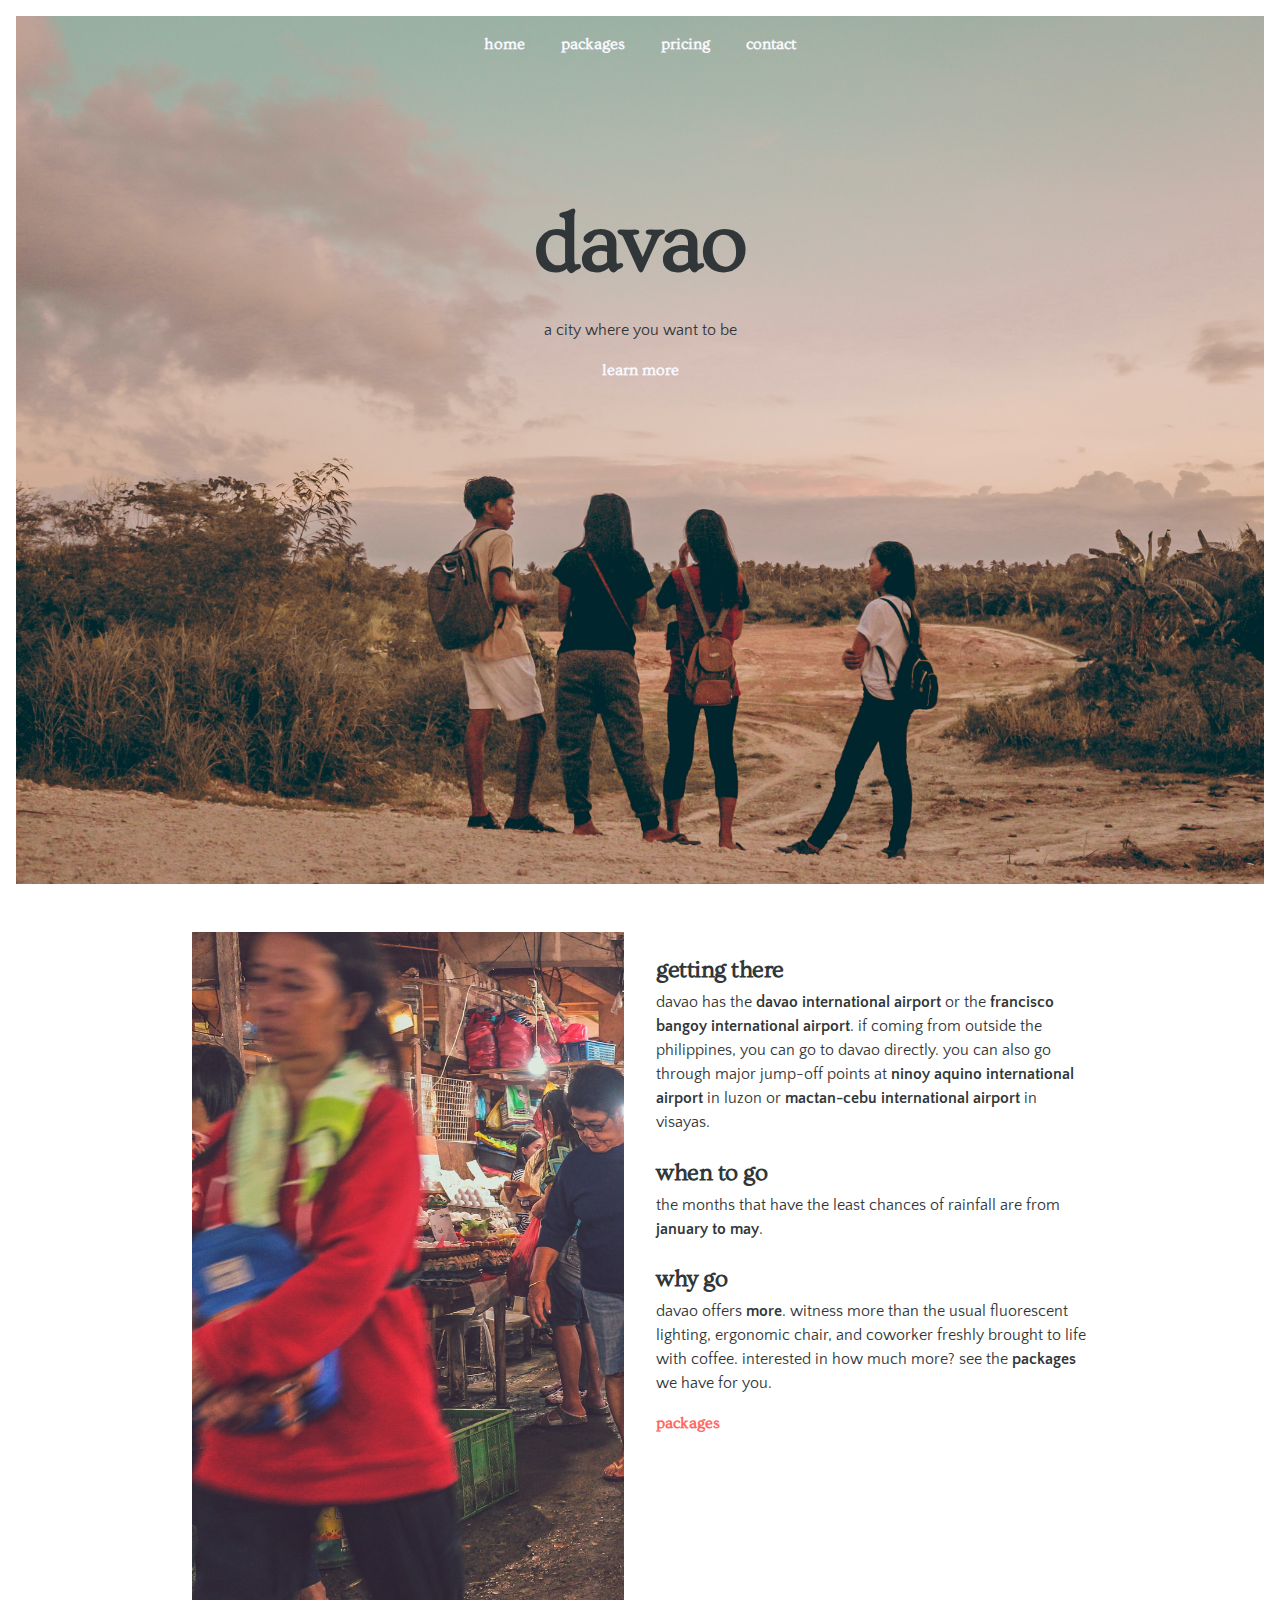
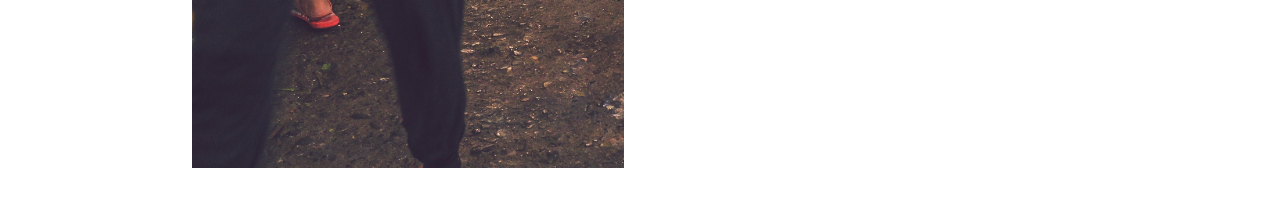
<file: index.html>
<!doctype html>
<html class="no-js" lang="en">

<head>
  <meta charset="utf-8">
  <title></title>
  <meta name="description" content="">
  <meta name="viewport" content="width=device-width, initial-scale=1">

  <meta property="og:title" content="">
  <meta property="og:type" content="">
  <meta property="og:url" content="">
  <meta property="og:image" content="">

  <!-- Place favicon.ico in the root directory -->
  <link rel="stylesheet" href="styles.css">
  <link href="https://fonts.googleapis.com/css?family=Ovo|Quattrocento+Sans" rel="stylesheet">

  <meta name="theme-color" content="#fafafa">
</head>

<body>

  <!-- Add your site or application content here -->
  <section class="home">
    <nav>
      <a href="./index.html">home</a>
      <a href="./packages.html">packages</a>
      <a href="./pricing.html">pricing</a>
      <a href="./contact.html">contact</a>
    </nav>
    <div class="home-header">
      <h1 class="home-title">davao</h1>
      <p class="home-tagline">a city where you want to be</p>
      <a href="#learn-more">learn more</a>
    </div>
  </section>
  <section class="learn-more" id="learn-more">
    <div class="learn-more-1">
      <div class="why-image"></div>    
    </div>
    <div class="learn-more-2">
      <div class="getting-to-davao">
        <h2>getting there</h2>
        <p>davao has the 
          <mark class="important">davao international airport</mark> or the 
          <mark class="important">francisco bangoy international airport</mark>. if coming from outside the philippines, you can go to davao directly. you can also go through major jump-off points at 
          <mark class="important">ninoy aquino international airport</mark> in luzon or 
          <mark class="important">mactan-cebu international airport</mark> in visayas.</p>
      </div>
      <div class="when-to-go">
        <h2>when to go</h2>
        <p>the months that have the least chances of rainfall are from 
          <mark class="important">january to may</mark>.</p>
      </div>
      <div class="why-copy">
        <h2>why go</h2>
        <p>davao offers 
          <mark class="important">more</mark>. witness more than the usual fluorescent lighting, ergonomic chair, and coworker freshly brought to life with coffee. interested in how much more? see the 
          <mark class="important">packages</mark> we have for you.</p>
        <a href="./packages.html">packages</a>
      </div>      
    </div>
  </section>
</body>

</html>
</file>
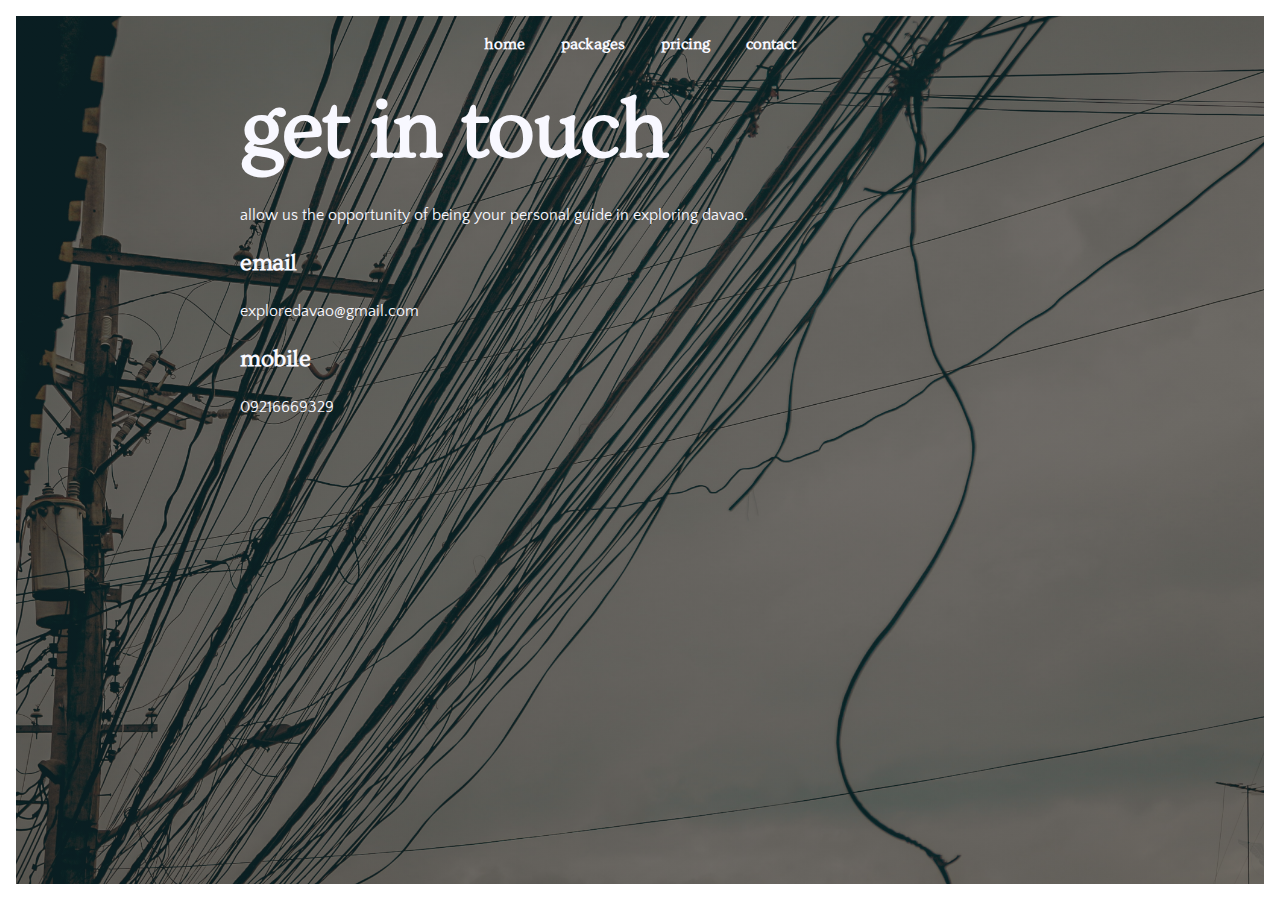
<file: contact.html>
<!doctype html>
<html class="no-js" lang="en">

<head>
  <meta charset="utf-8">
  <title></title>
  <meta name="description" content="">
  <meta name="viewport" content="width=device-width, initial-scale=1">

  <meta property="og:title" content="">
  <meta property="og:type" content="">
  <meta property="og:url" content="">
  <meta property="og:image" content="">

  <!-- Place favicon.ico in the root directory -->
  <link rel="stylesheet" href="styles.css">
  <link href="https://fonts.googleapis.com/css?family=Ovo|Quattrocento+Sans" rel="stylesheet">

  <meta name="theme-color" content="#fafafa">
</head>

<body>

  <!-- Add your site or application content here -->
  <section class="contact">
    <nav>
      <a href="./index.html">home</a>
      <a href="./packages.html">packages</a>
      <a href="./pricing.html">pricing</a>
      <a href="./contact.html">contact</a>
    </nav>
    <section class="contact-header">
      <h1>get in touch</h1>
      <p>allow us the opportunity of being your personal guide in exploring davao.</p>      
    </section>
    <section class="contact-body">
      <h2>email</h2>
      <p>exploredavao@gmail.com</p>
      <h2>mobile</h2>
      <p>09216669329</p>
    </section>
  </section>
</body>

</html>
</file>
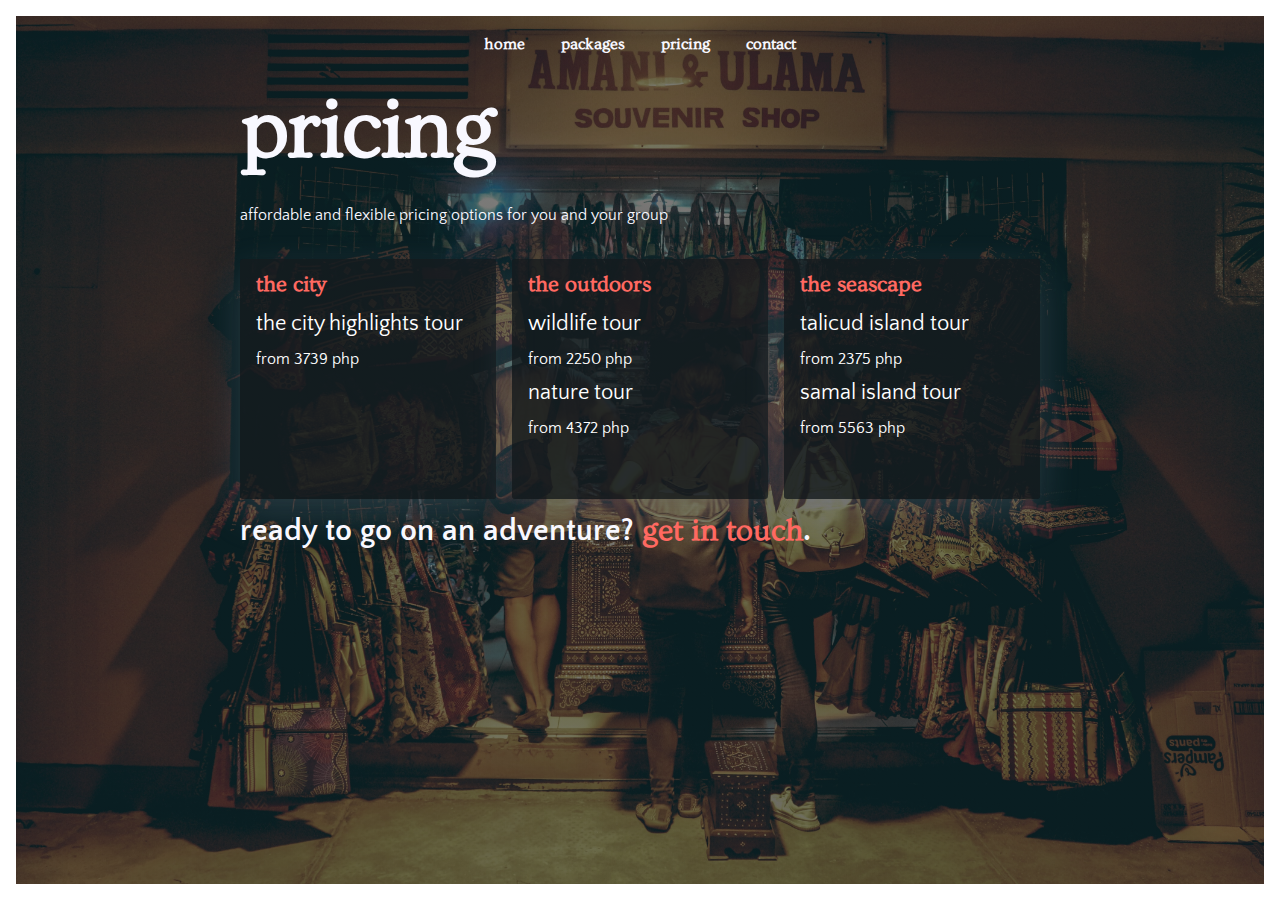
<file: pricing.html>
<!doctype html>
<html class="no-js" lang="en">

<head>
  <meta charset="utf-8">
  <title></title>
  <meta name="description" content="">
  <meta name="viewport" content="width=device-width, initial-scale=1">

  <meta property="og:title" content="">
  <meta property="og:type" content="">
  <meta property="og:url" content="">
  <meta property="og:image" content="">

  <!-- Place favicon.ico in the root directory -->
  <link rel="stylesheet" href="styles.css">
  <link href="https://fonts.googleapis.com/css?family=Ovo|Quattrocento+Sans" rel="stylesheet">

  <meta name="theme-color" content="#fafafa">
</head>

<body>

  <!-- Add your site or application content here -->
  <section class="pricing">
    <nav>
      <a href="./index.html">home</a>
      <a href="./packages.html">packages</a>
      <a href="./pricing.html">pricing</a>
      <a href="./contact.html">contact</a>
    </nav>
    <section class="pricing-header">
      <h1 class="pricing-title">pricing</h1>
      <p>affordable and flexible pricing options for you and your group</p>
    </section>
    <section class="pricing-body">
      <div class="pricing-card">
        <header class="pricing-card-header">
          <a href="./the-city-highlights.html">
            the city
          </a>
        </header>
        <p class="tour-header">the city highlights tour</p>
        <p>from 3739 php</p>
      </div>
      <div class="pricing-card">
        <header class="pricing-card-header">
          <a href="./the-outdoors.html">
            the outdoors
          </a>
        </header>
        <p class="tour-header">wildlife tour</p>
        <p>from 2250 php</p>
        <p class="tour-header">nature tour</p>
        <p>from 4372 php</p>
      </div>
      <div class="pricing-card">
        <header class="pricing-card-header">
          <a href="./the-seascape.html">
            the seascape
          </a>
        </header>
        <p class="tour-header">talicud island tour</p>
        <p>from 2375 php</p>
        <p class="tour-header">samal island tour</p>
        <p>from 5563 php</p>
      </div>
    </section>
    <section class="pricing-call-to-action">
      <p>ready to go on an adventure? <a href="./contact.html">get in touch</a>.</p>
    </section>
  </section>
</body>

</html>
</file>
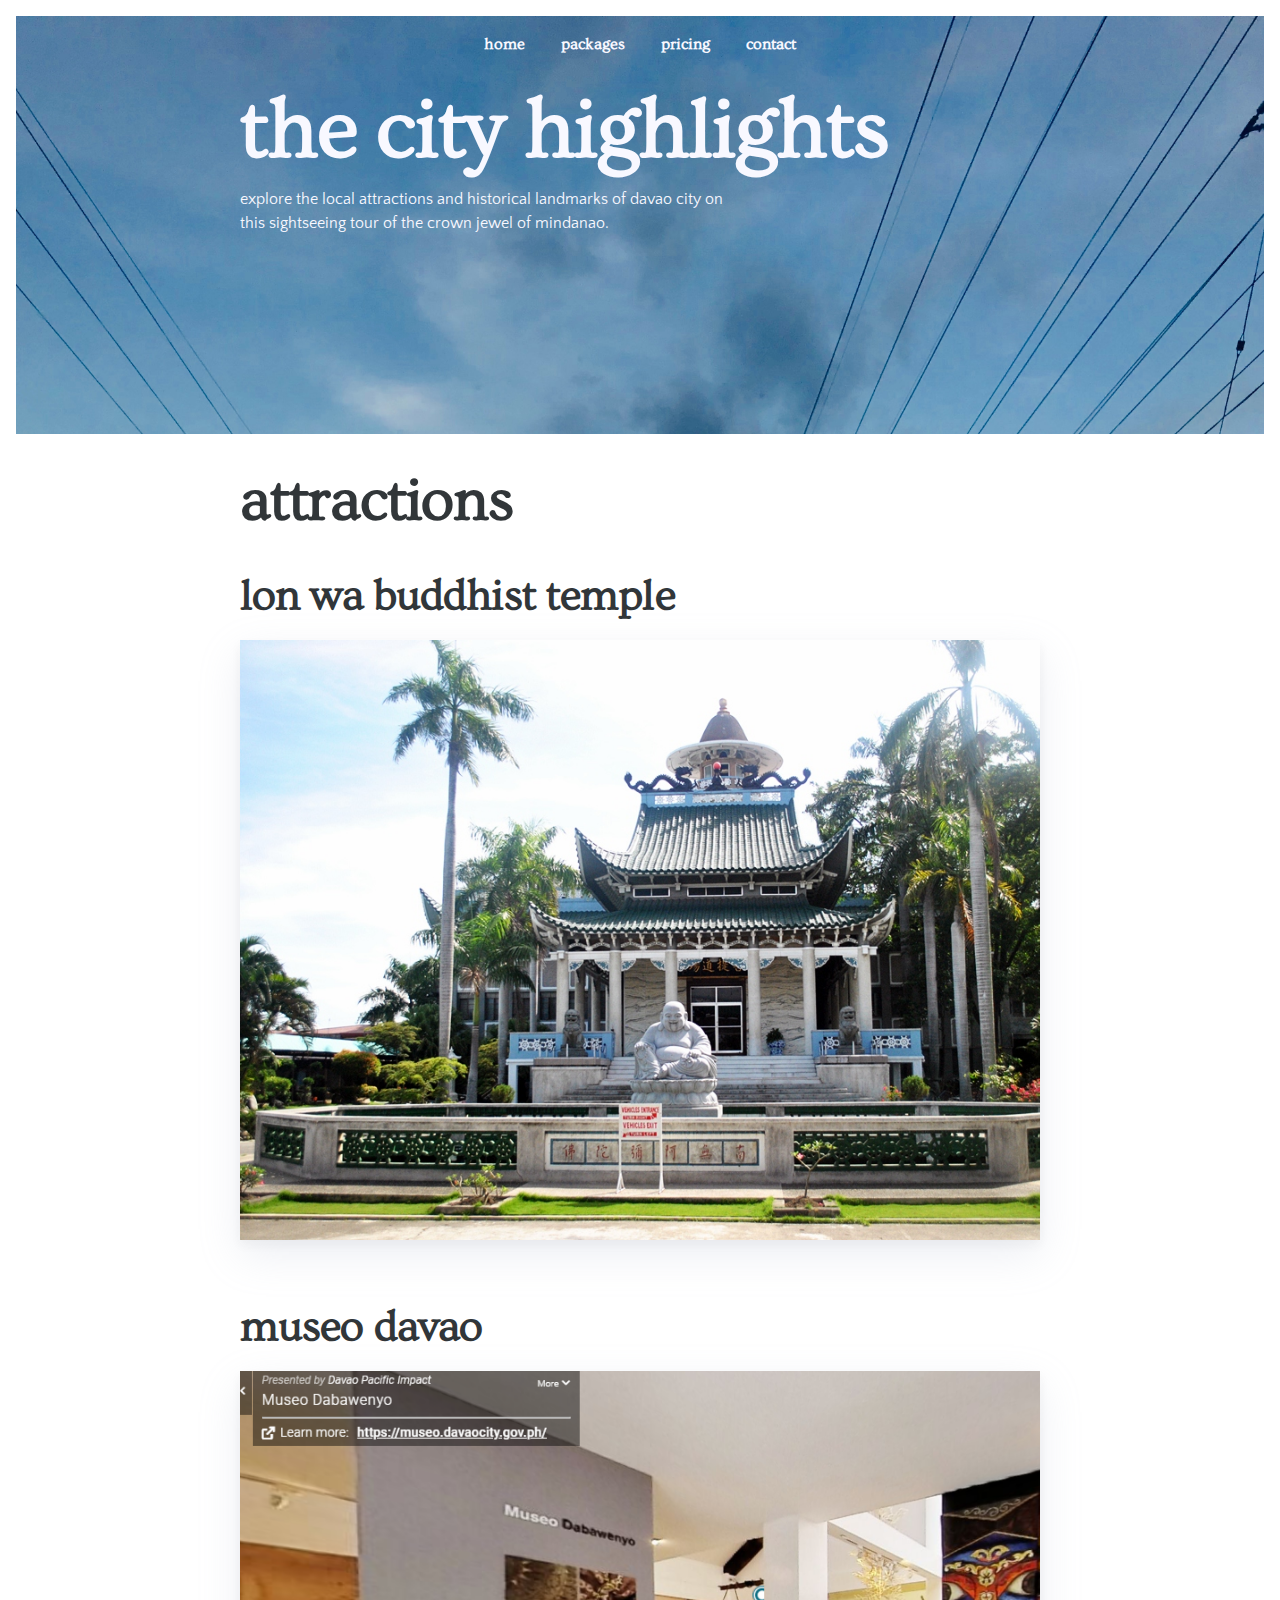
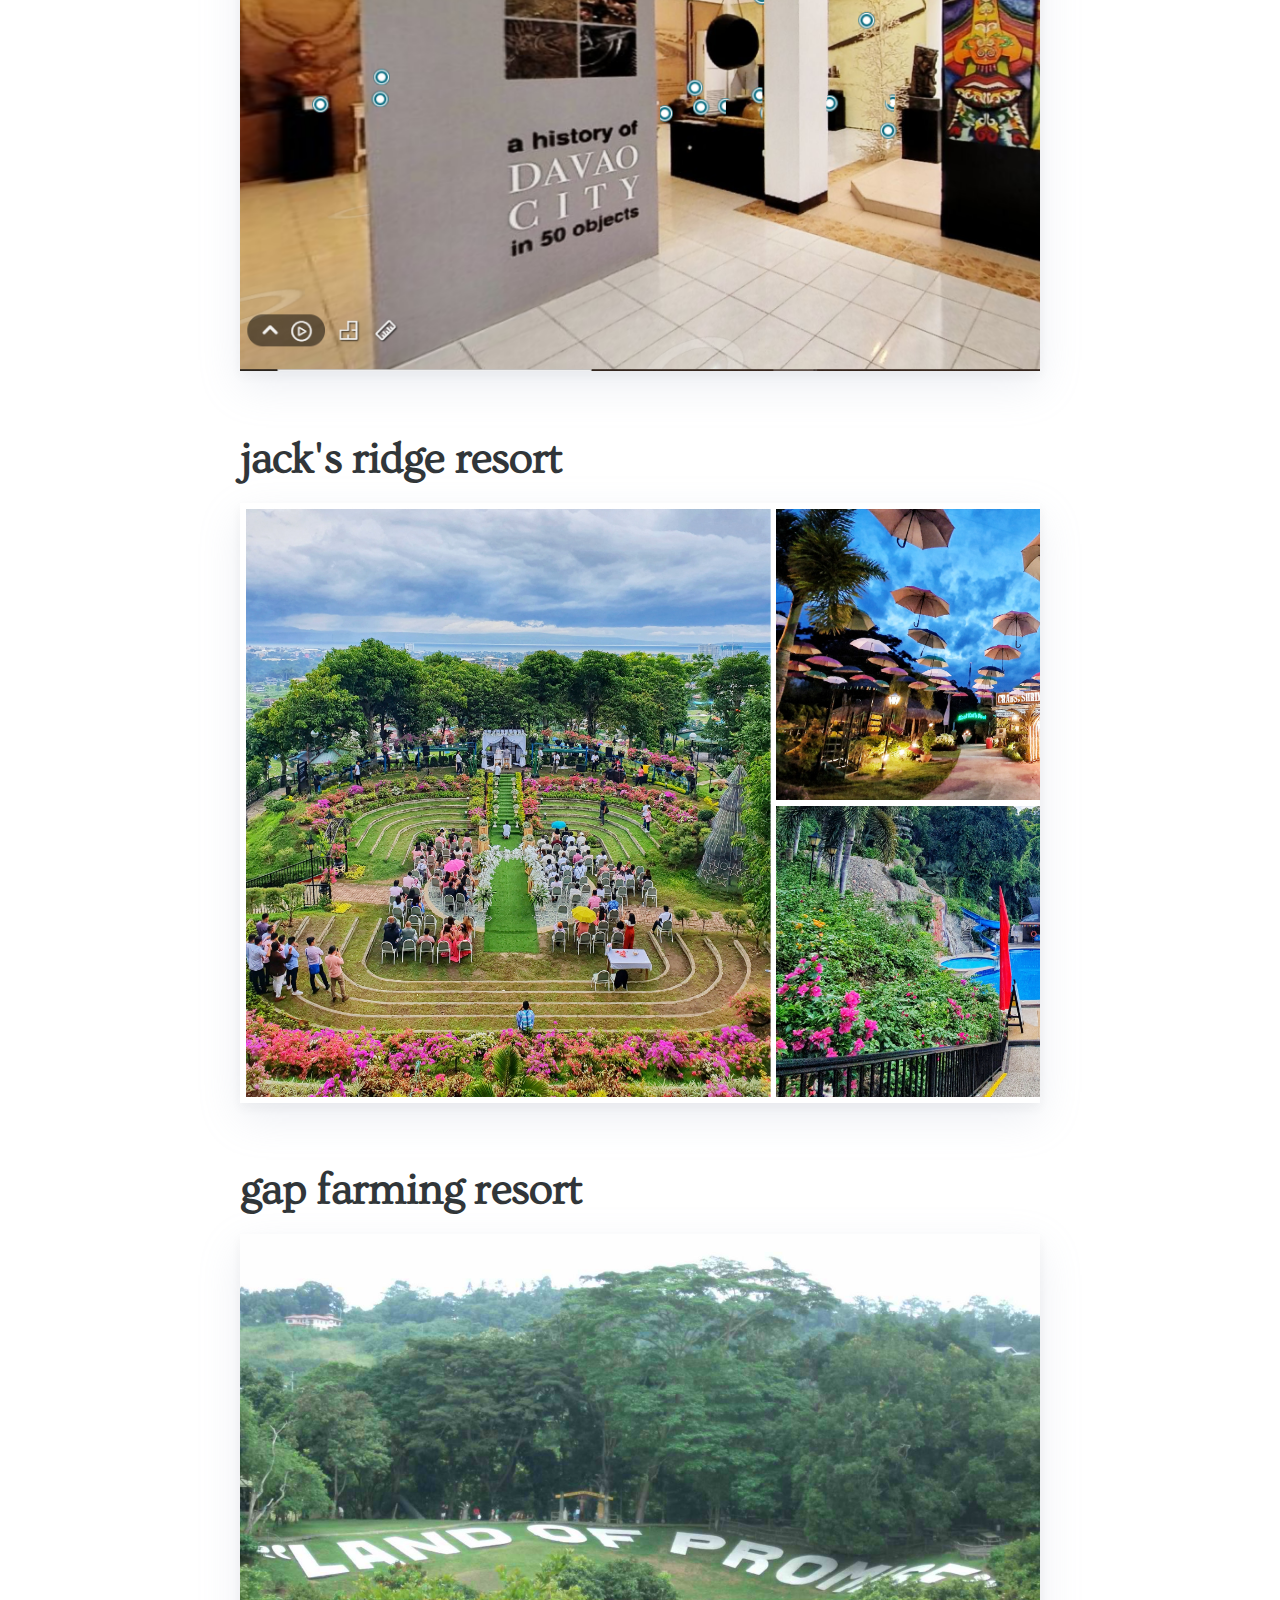
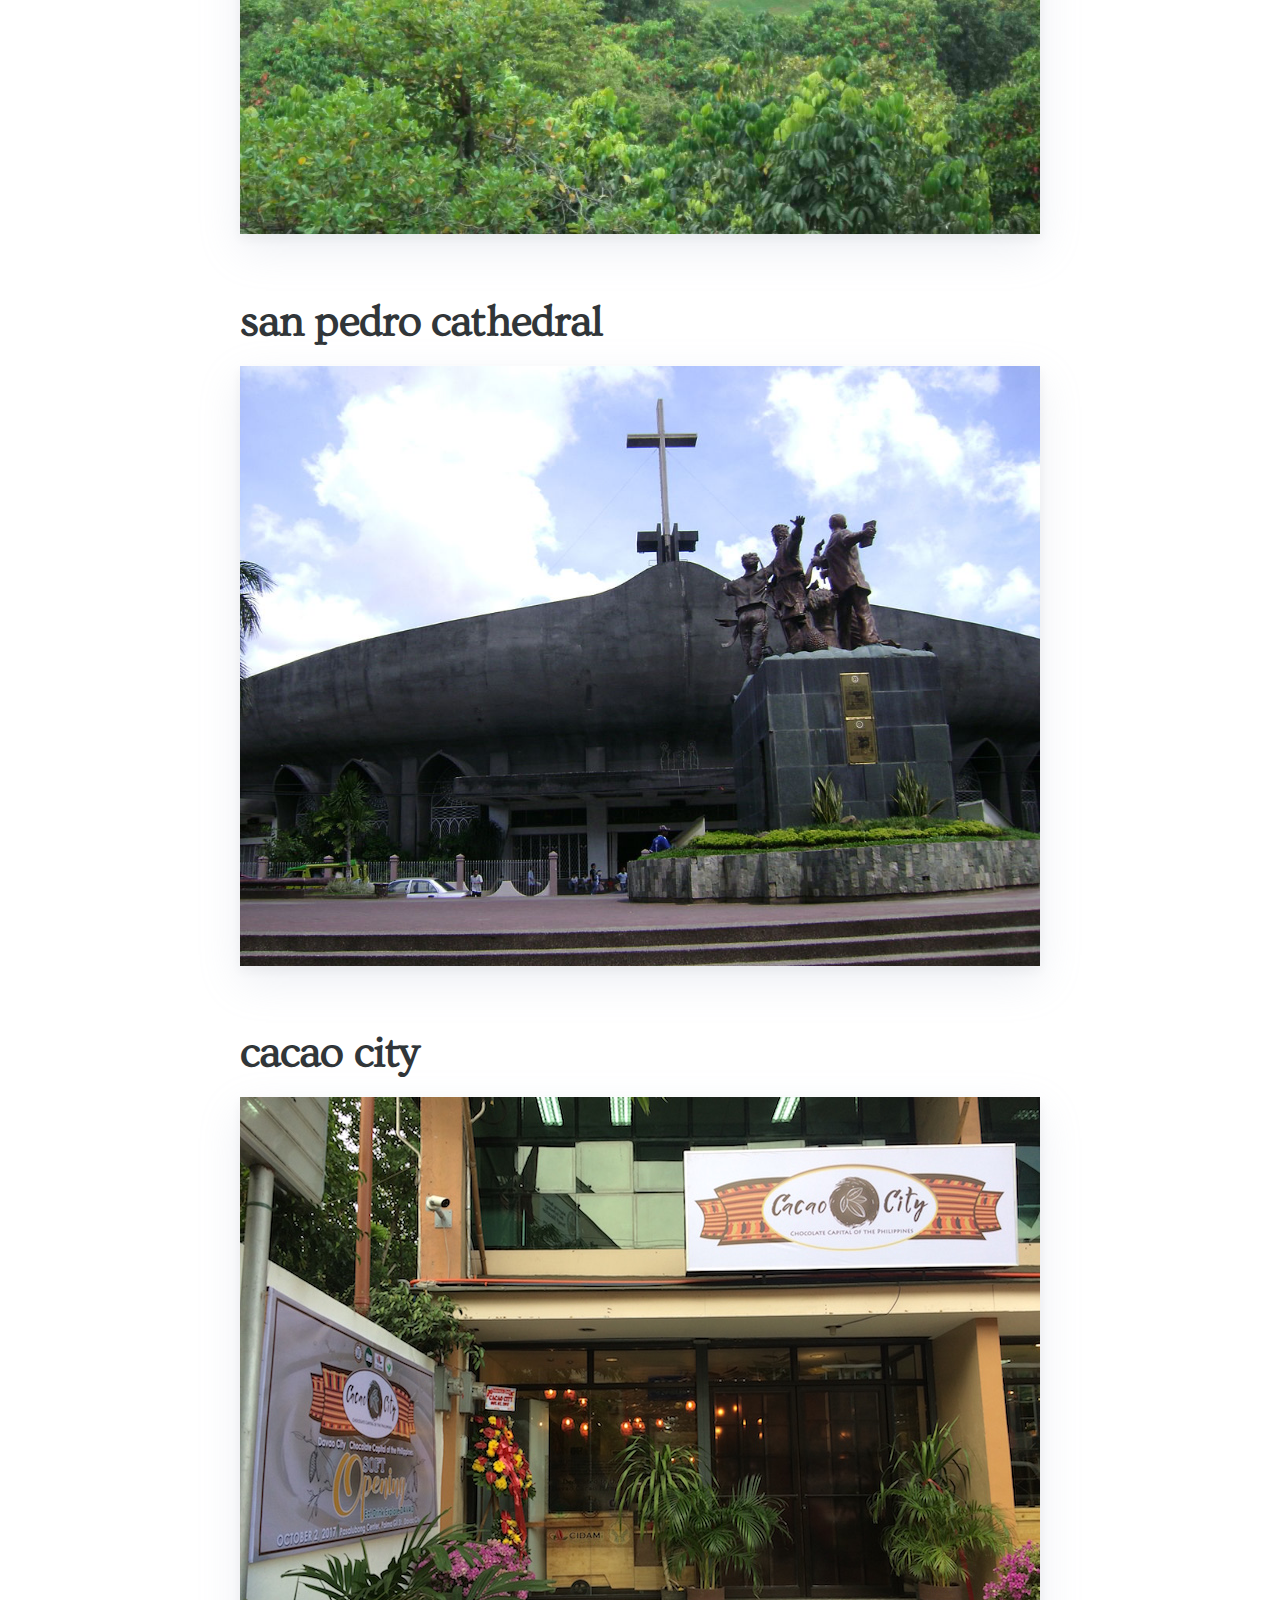
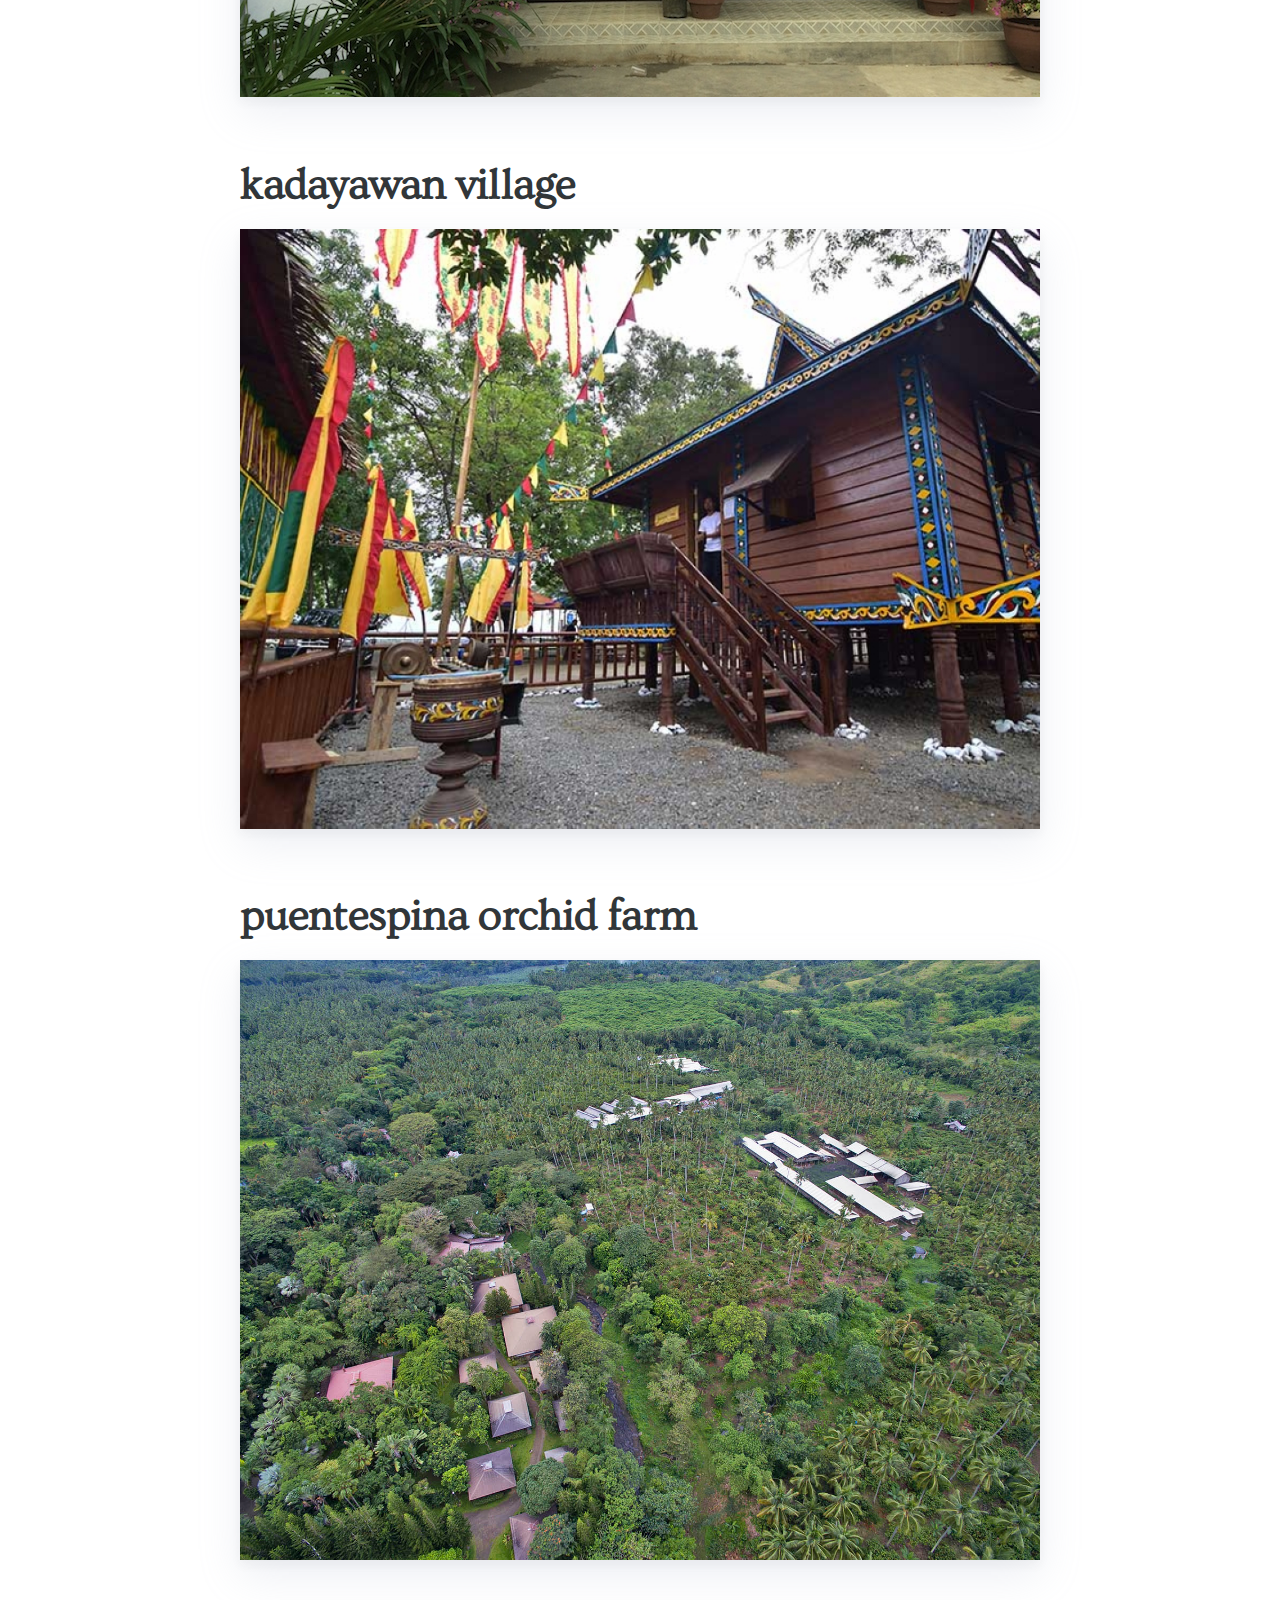
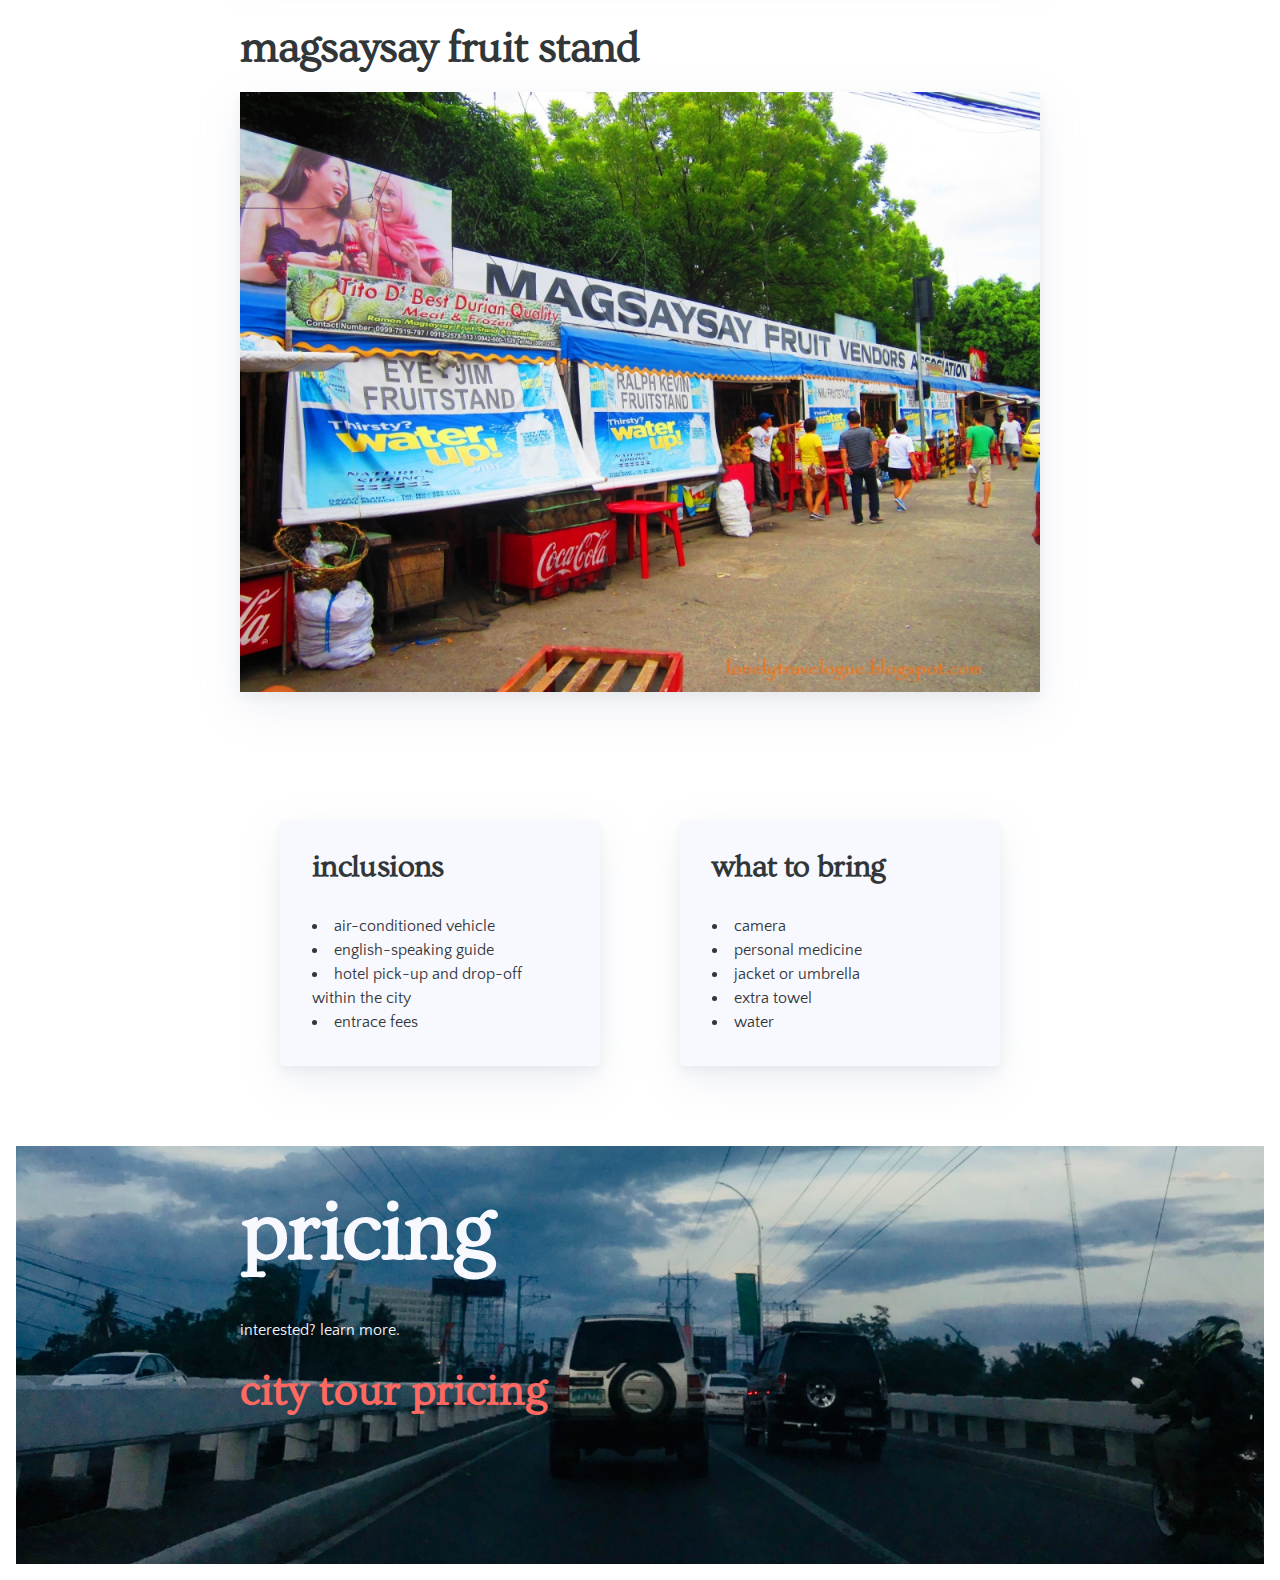
<file: the-city-highlights.html>
<!doctype html>
<html class="no-js" lang="en">

<head>
  <meta charset="utf-8">
  <title></title>
  <meta name="description" content="">
  <meta name="viewport" content="width=device-width, initial-scale=1">

  <meta property="og:title" content="">
  <meta property="og:type" content="">
  <meta property="og:url" content="">
  <meta property="og:image" content="">

  <!-- Place favicon.ico in the root directory -->
  <link rel="stylesheet" href="styles.css">
  <link href="https://fonts.googleapis.com/css?family=Ovo|Quattrocento+Sans" rel="stylesheet">

  <meta name="theme-color" content="#fafafa">
</head>

<body>

  <!-- Add your site or application content here -->
  <section class="city">
    <nav>
      <a href="./index.html">home</a>
      <a href="./packages.html">packages</a>
      <a href="./pricing.html">pricing</a>
      <a href="./contact.html">contact</a>
    </nav>
    <section class="city-header">
      <h1 class="city-header-title">the city highlights</h1>
      <p>
        explore the local attractions and historical landmarks of davao city on <br>
        this sightseeing tour of the crown jewel of mindanao.
      </p>
    </section>    
  </section>
  <section class="city-attractions">
    <h2>attractions</h2>
    <h3>lon wa buddhist temple</h3>
    <div class="city-attractions-img lon-wa"></div>
    <h3>museo davao</h3>
    <div class="city-attractions-img museo-davao"></div>
    <h3>jack's ridge resort</h3>
    <div class="city-attractions-img jacks-resort"></div>
    <h3>gap farming resort</h3>
    <div class="city-attractions-img gap-farm"></div>
    <h3>san pedro cathedral</h3>
    <div class="city-attractions-img san-pedro"></div>
    <h3>cacao city</h3>
    <div class="city-attractions-img cacao-city"></div>
    <h3>kadayawan village</h3>
    <div class="city-attractions-img kadayawan-village"></div>
    <h3>puentespina orchid farm</h3>
    <div class="city-attractions-img orchid-farm"></div>
    <h3>magsaysay fruit stand</h3>
    <div class="city-attractions-img fruit-stand"></div>
  </section>
  <section class="city-add-info">
    <div class="city-inclusions">
      <h3>inclusions</h3>
      <ul>
        <li>air-conditioned vehicle</li>
        <li>english-speaking guide</li>
        <li>hotel pick-up and drop-off within the city</li>
        <li>entrace fees</li>
       </ul> 
    </div>
    <div class="city-to-bring">
      <h3>what to bring</h3>
      <ul>
        <li>camera</li>
        <li>personal medicine</li>
        <li>jacket or umbrella</li>
        <li>extra towel</li>
        <li>water</li>
      </ul>
    </div>
  </section>
  <section class="city-pricing">
    <div class="city-pricing-copy">
      <h3 class="city-pricing-title">pricing</h3>
      <p>interested? learn more.</p>
      <a href="./pricing.html">city tour pricing</a>
    </div>    
  </section>  
</body>

</html>
</file>
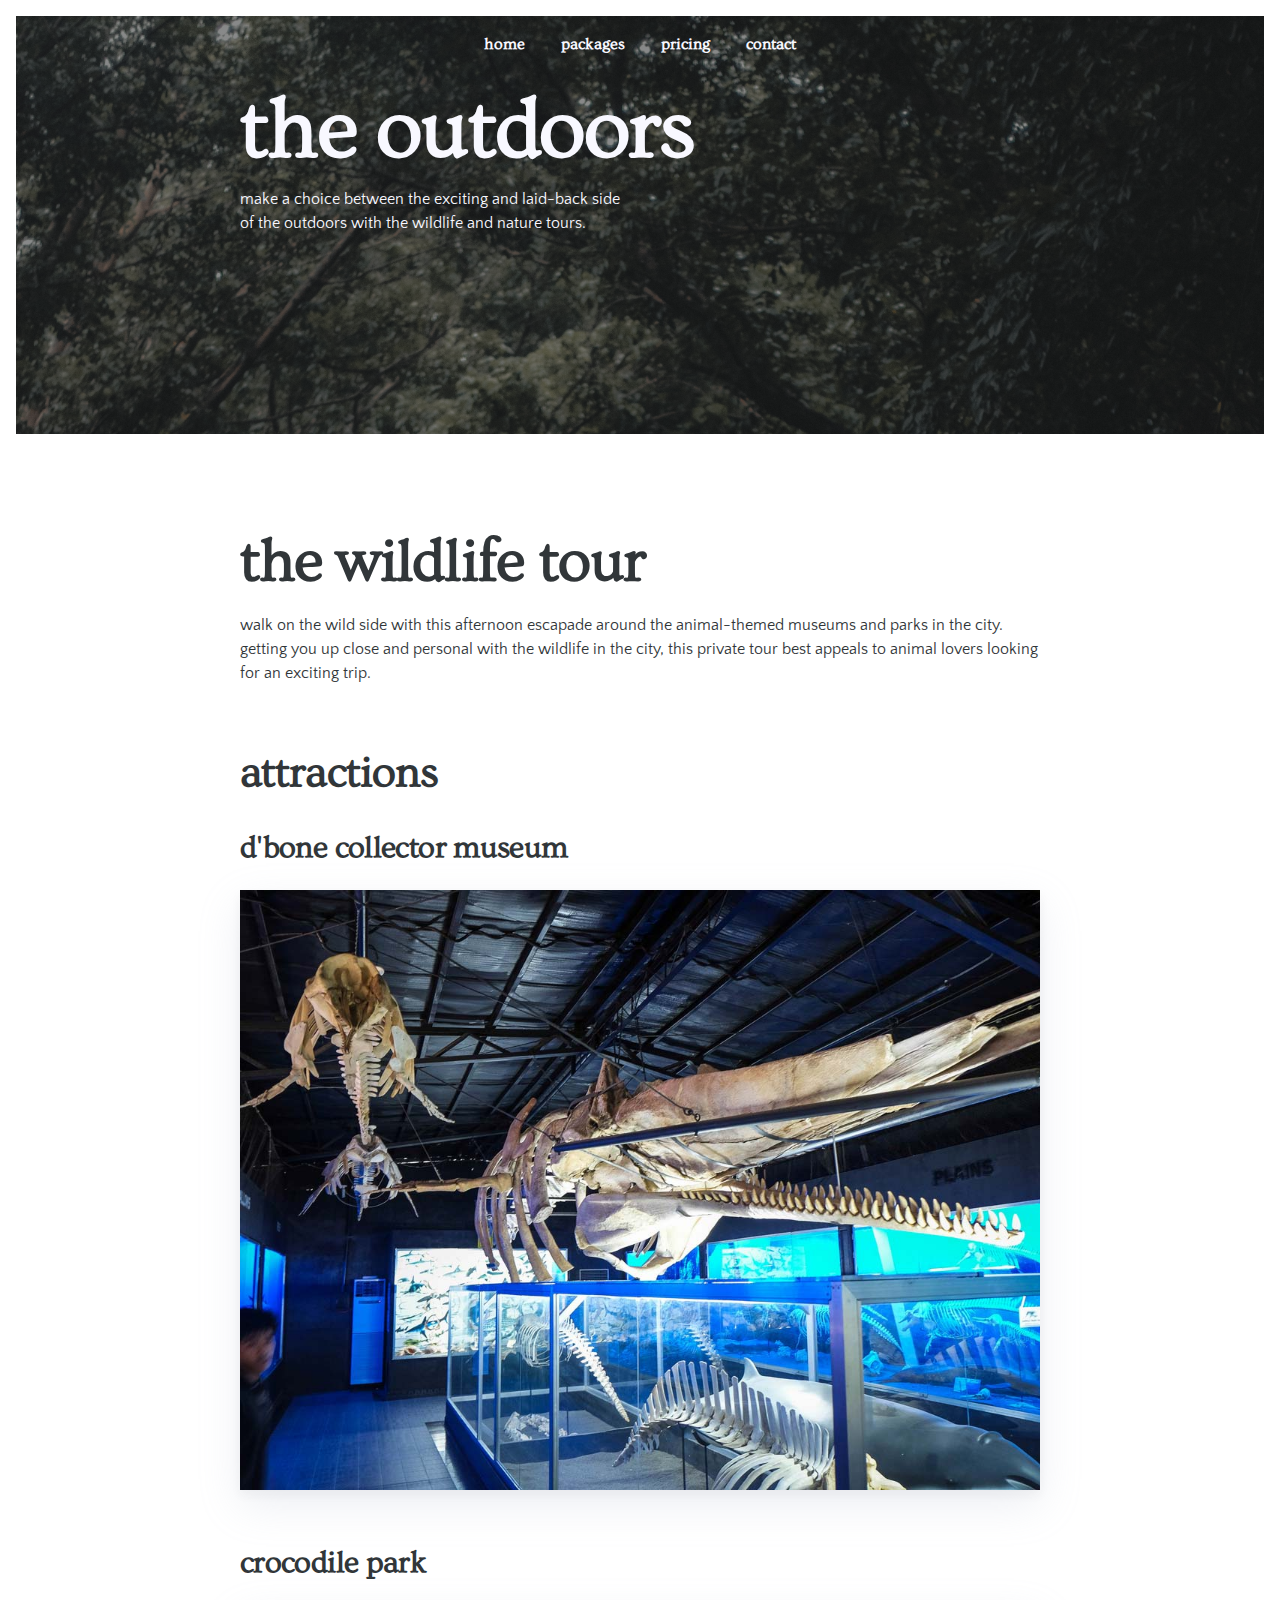
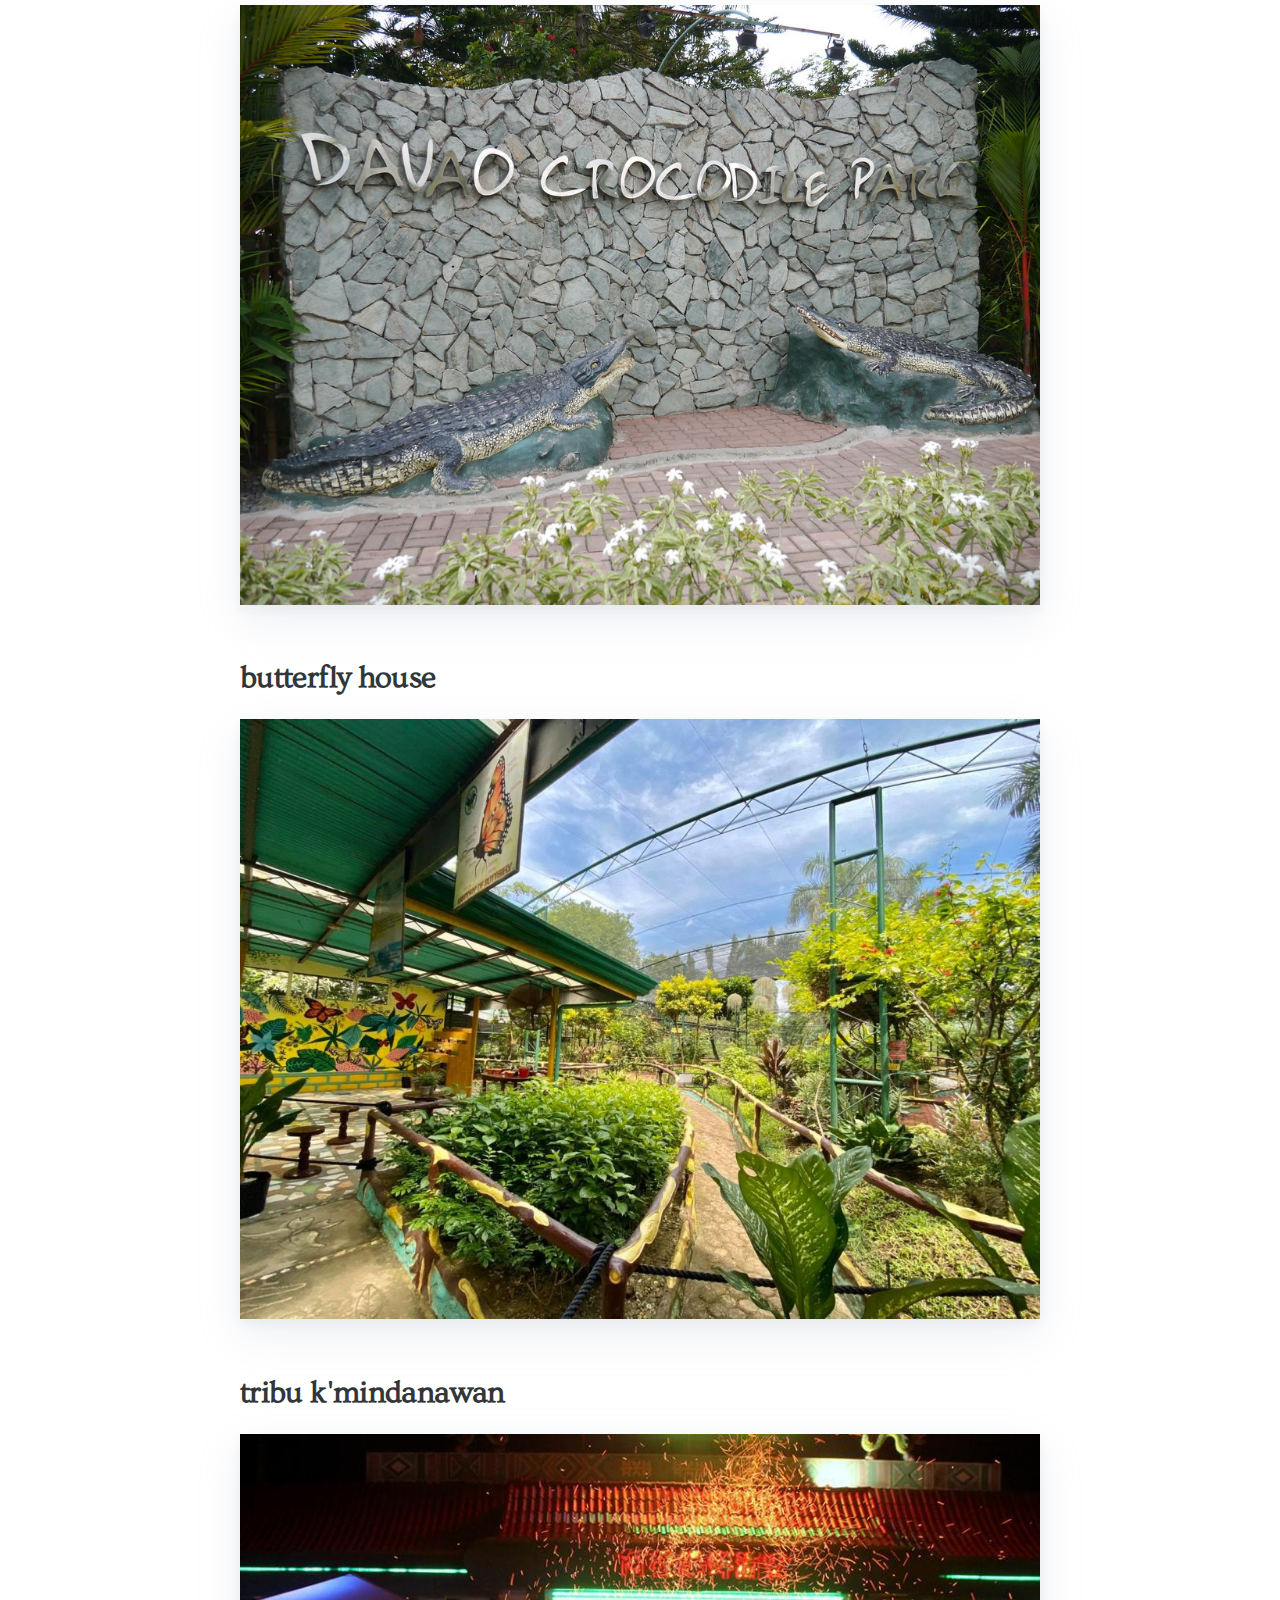
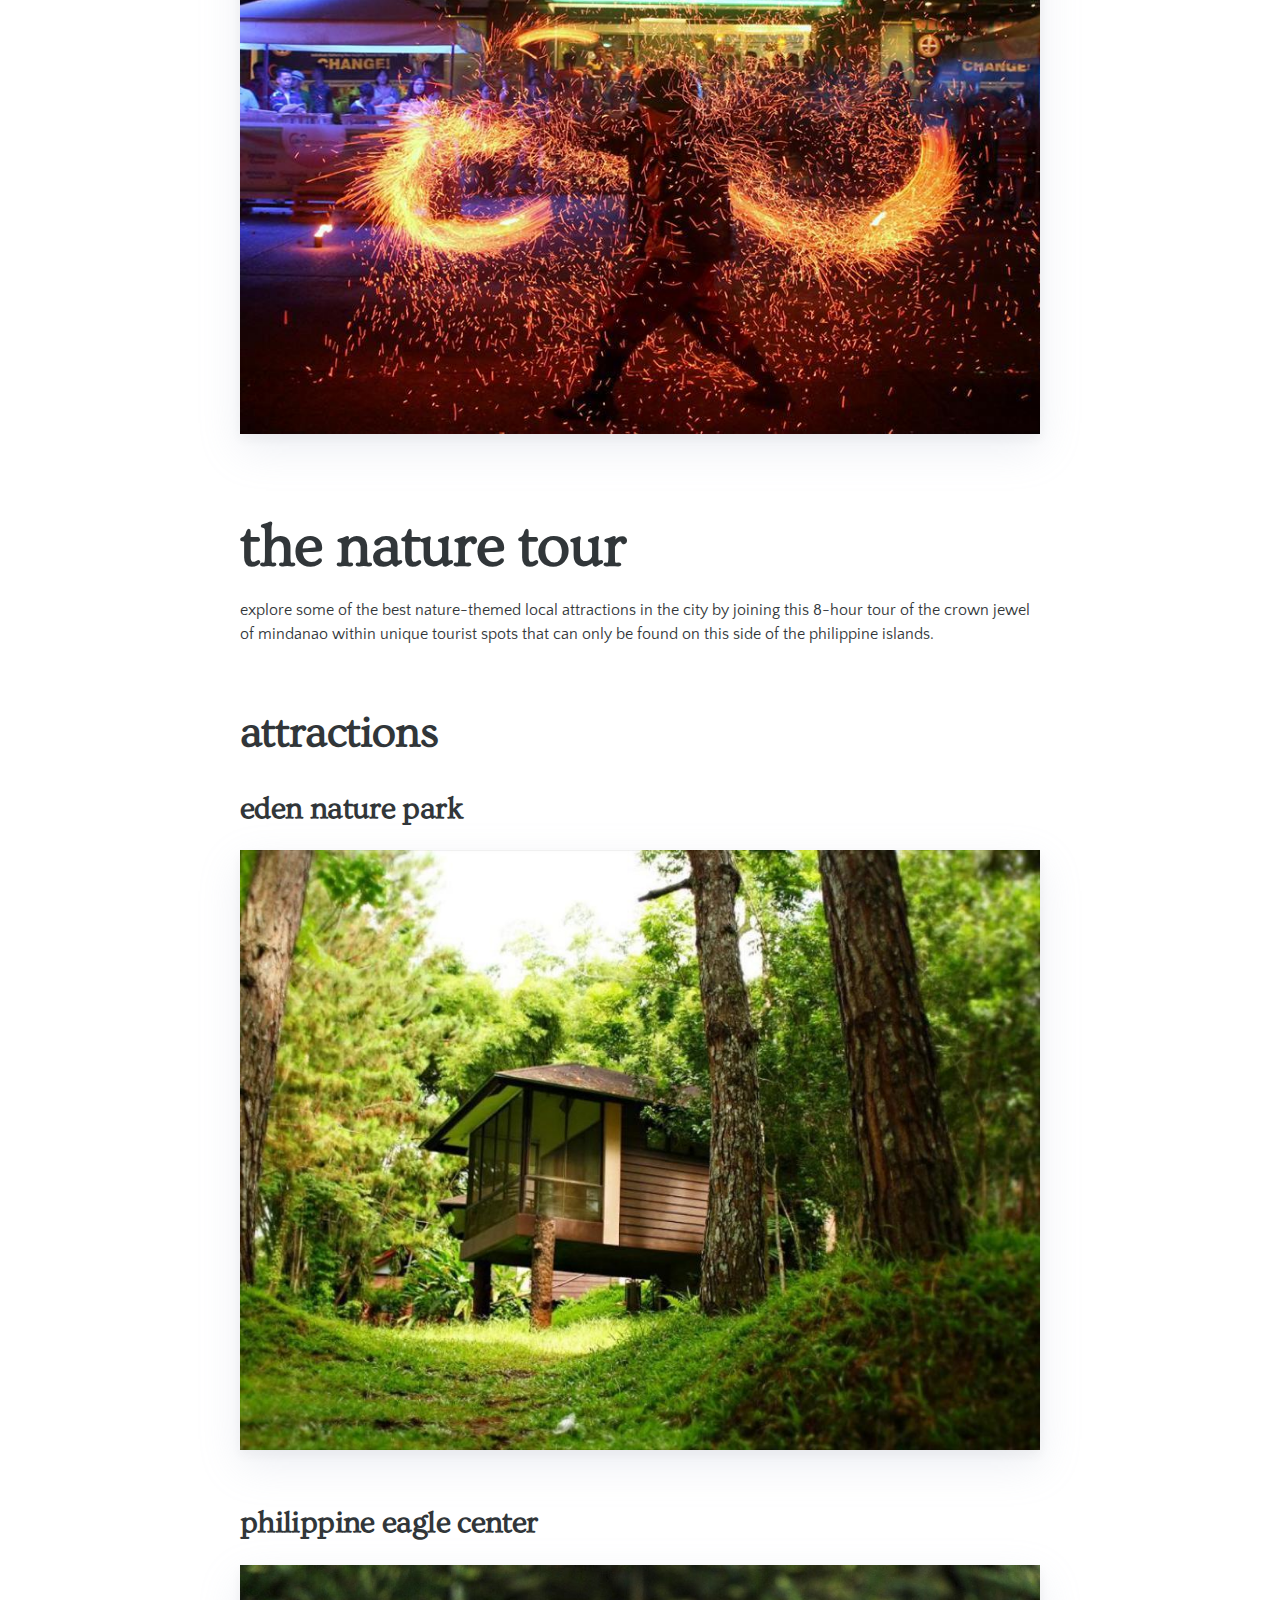
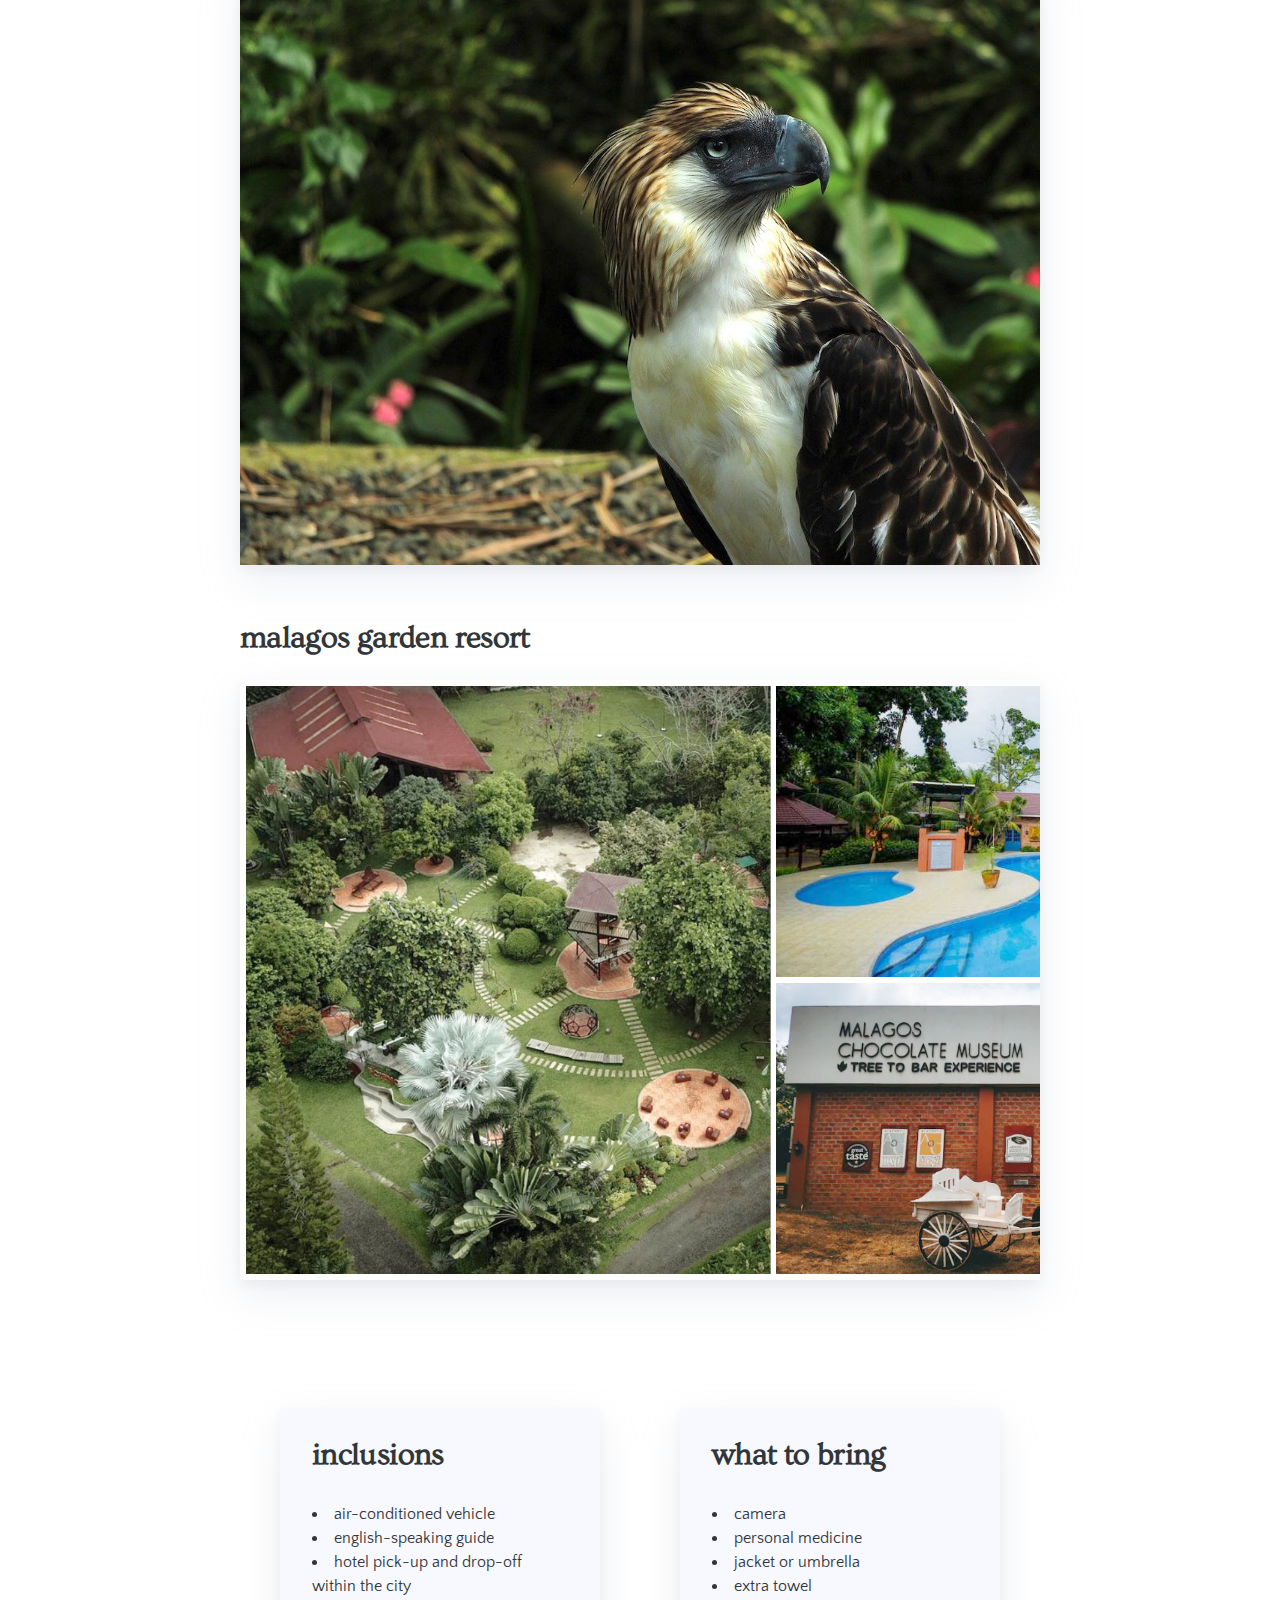
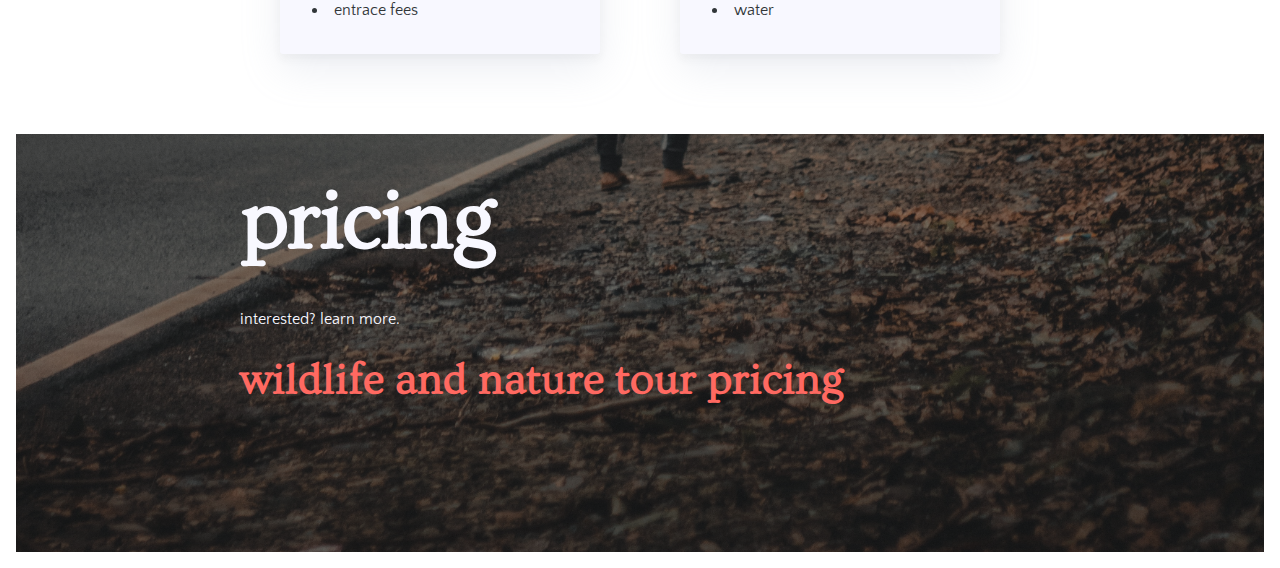
<file: the-outdoors.html>
<!doctype html>
<html class="no-js" lang="en">

<head>
  <meta charset="utf-8">
  <title></title>
  <meta name="description" content="">
  <meta name="viewport" content="width=device-width, initial-scale=1">

  <meta property="og:title" content="">
  <meta property="og:type" content="">
  <meta property="og:url" content="">
  <meta property="og:image" content="">

  <!-- Place favicon.ico in the root directory -->
  <link rel="stylesheet" href="styles.css">
  <link href="https://fonts.googleapis.com/css?family=Ovo|Quattrocento+Sans" rel="stylesheet">

  <meta name="theme-color" content="#fafafa">
</head>

<body>

  <!-- Add your site or application content here -->
  <section class="outdoors">
    <nav>
      <a href="./index.html">home</a>
      <a href="./packages.html">packages</a>
      <a href="./pricing.html">pricing</a>
      <a href="./contact.html">contact</a>
    </nav>
    <section class="outdoors-header">
      <h1 class="outdoors-header-title">the outdoors</h1>
      <p>
        make a choice between the exciting and laid-back side <br>of the outdoors with the wildlife and nature tours.
      </p>
    </section>
  </section>
  <section class="outdoors-attractions">
    <h2>the wildlife tour</h2>
    <p>
      walk on the wild side with this afternoon escapade around the animal-themed museums and parks in the city. getting you up close and personal with the wildlife in the city, this private tour best appeals to animal lovers looking for an exciting trip.
    </p>
    <h3>attractions</h3>
    <h4>d'bone collector museum</h4>
    <div class="outdoors-attractions-img dbone"></div>
    <h4>crocodile park</h4>
    <div class="outdoors-attractions-img crocodile-park"></div>
    <h4>butterfly house</h4>
    <div class="outdoors-attractions-img davao-butterfly-house"></div>
    <h4>tribu k'mindanawan</h4>
    <div class="outdoors-attractions-img tribu"></div>
    <h2>the nature tour</h2>
    <p>
      explore some of the best nature-themed local attractions in the city by joining this 8-hour tour of the crown jewel of mindanao within unique tourist spots that can only be found on this side of the philippine islands.
    </p>
    <h3>attractions</h3>
    <h4>eden nature park</h4>
    <div class="outdoors-attractions-img eden"></div>
    <h4>philippine eagle center</h4>
    <div class="outdoors-attractions-img eagle-center"></div>
    <h4>malagos garden resort</h4>
    <div class="outdoors-attractions-img malagos"></div>
  </section>
  <section class="outdoors-add-info">
    <div class="outdoors-inclusions">
      <h3>inclusions</h3>
      <ul>
        <li>air-conditioned vehicle</li>
        <li>english-speaking guide</li>
        <li>hotel pick-up and drop-off within the city</li>
        <li>entrace fees</li>
       </ul> 
    </div>
    <div class="outdoors-to-bring">
      <h3>what to bring</h3>
      <ul>
        <li>camera</li>
        <li>personal medicine</li>
        <li>jacket or umbrella</li>
        <li>extra towel</li>
        <li>water</li>
      </ul>
    </div>
  </section>
  <section class="outdoors-pricing">
    <div class="outdoors-pricing-copy">
      <h3 class="outdoors-pricing-title">pricing</h3>
      <p>interested? learn more.</p>
      <a href="./pricing.html">wildlife and nature tour pricing</a>
    </div>    
  </section>
</body>

</html>
</file>
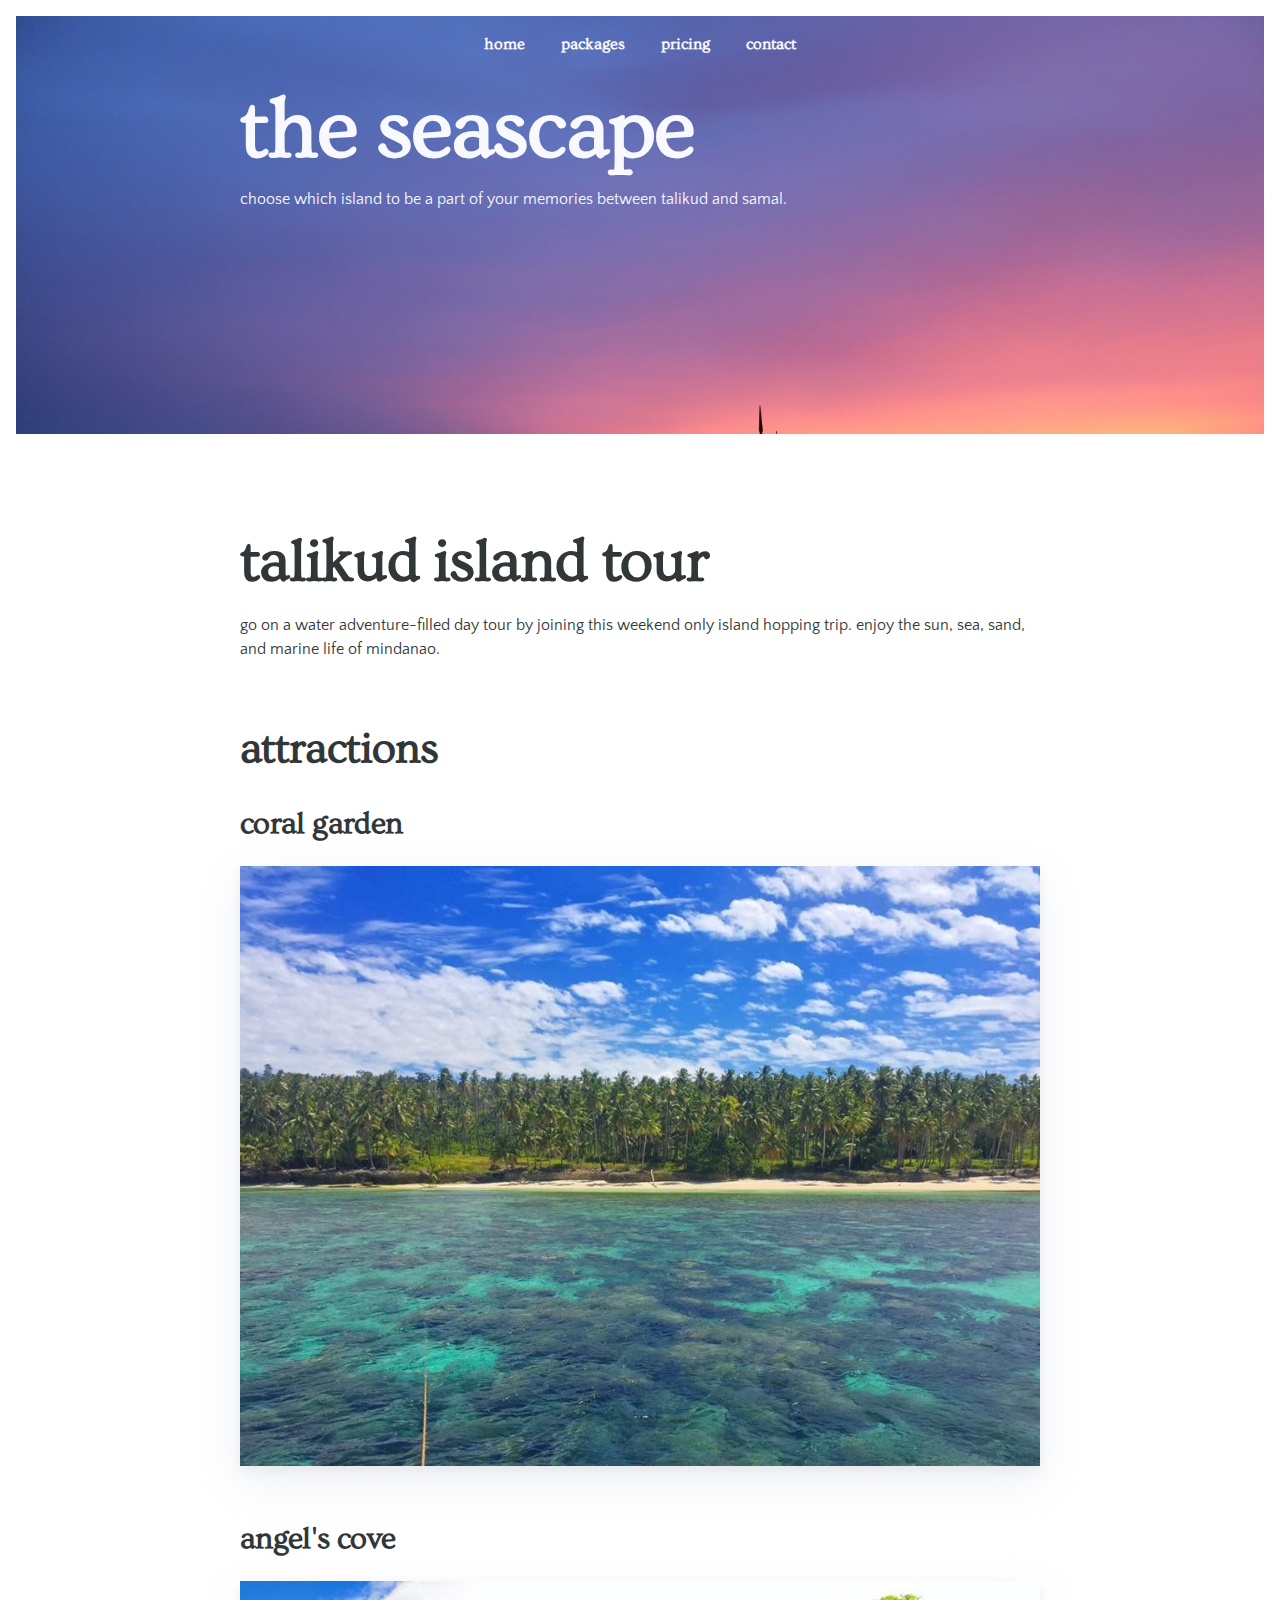
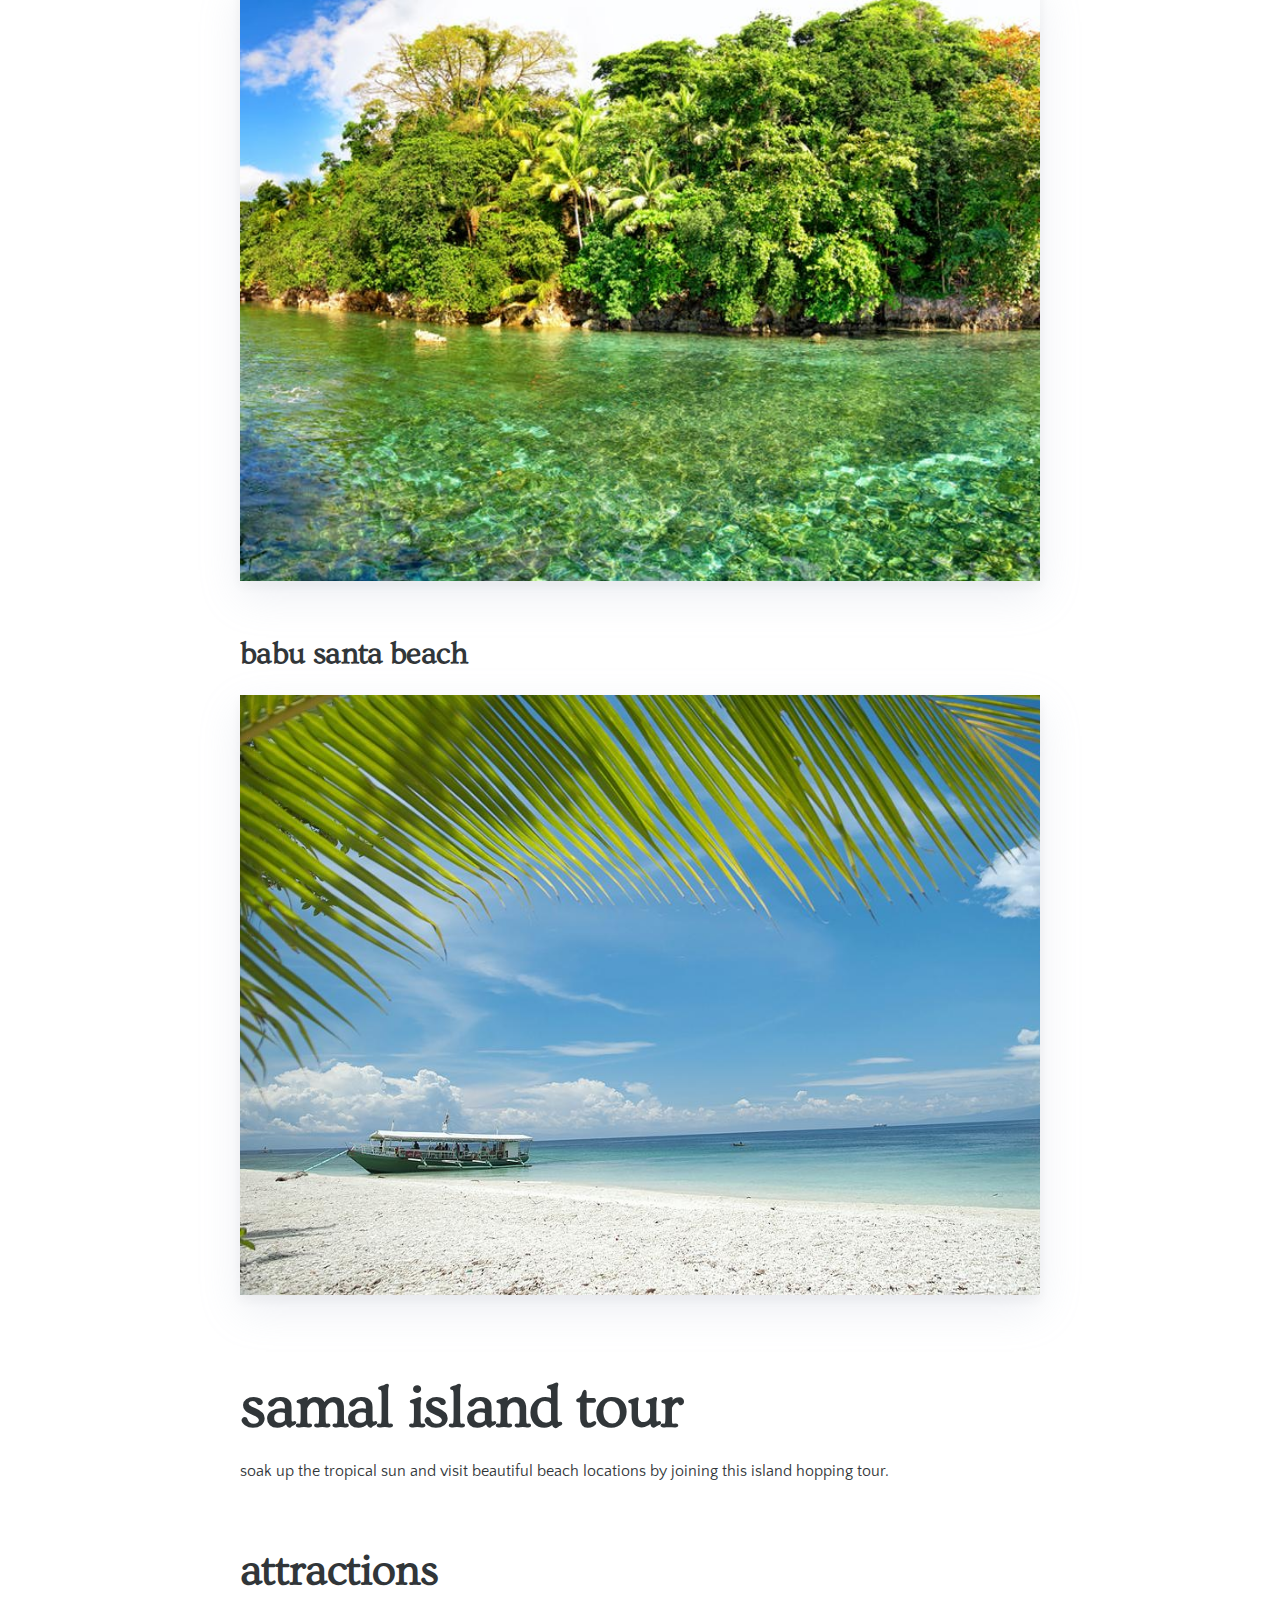
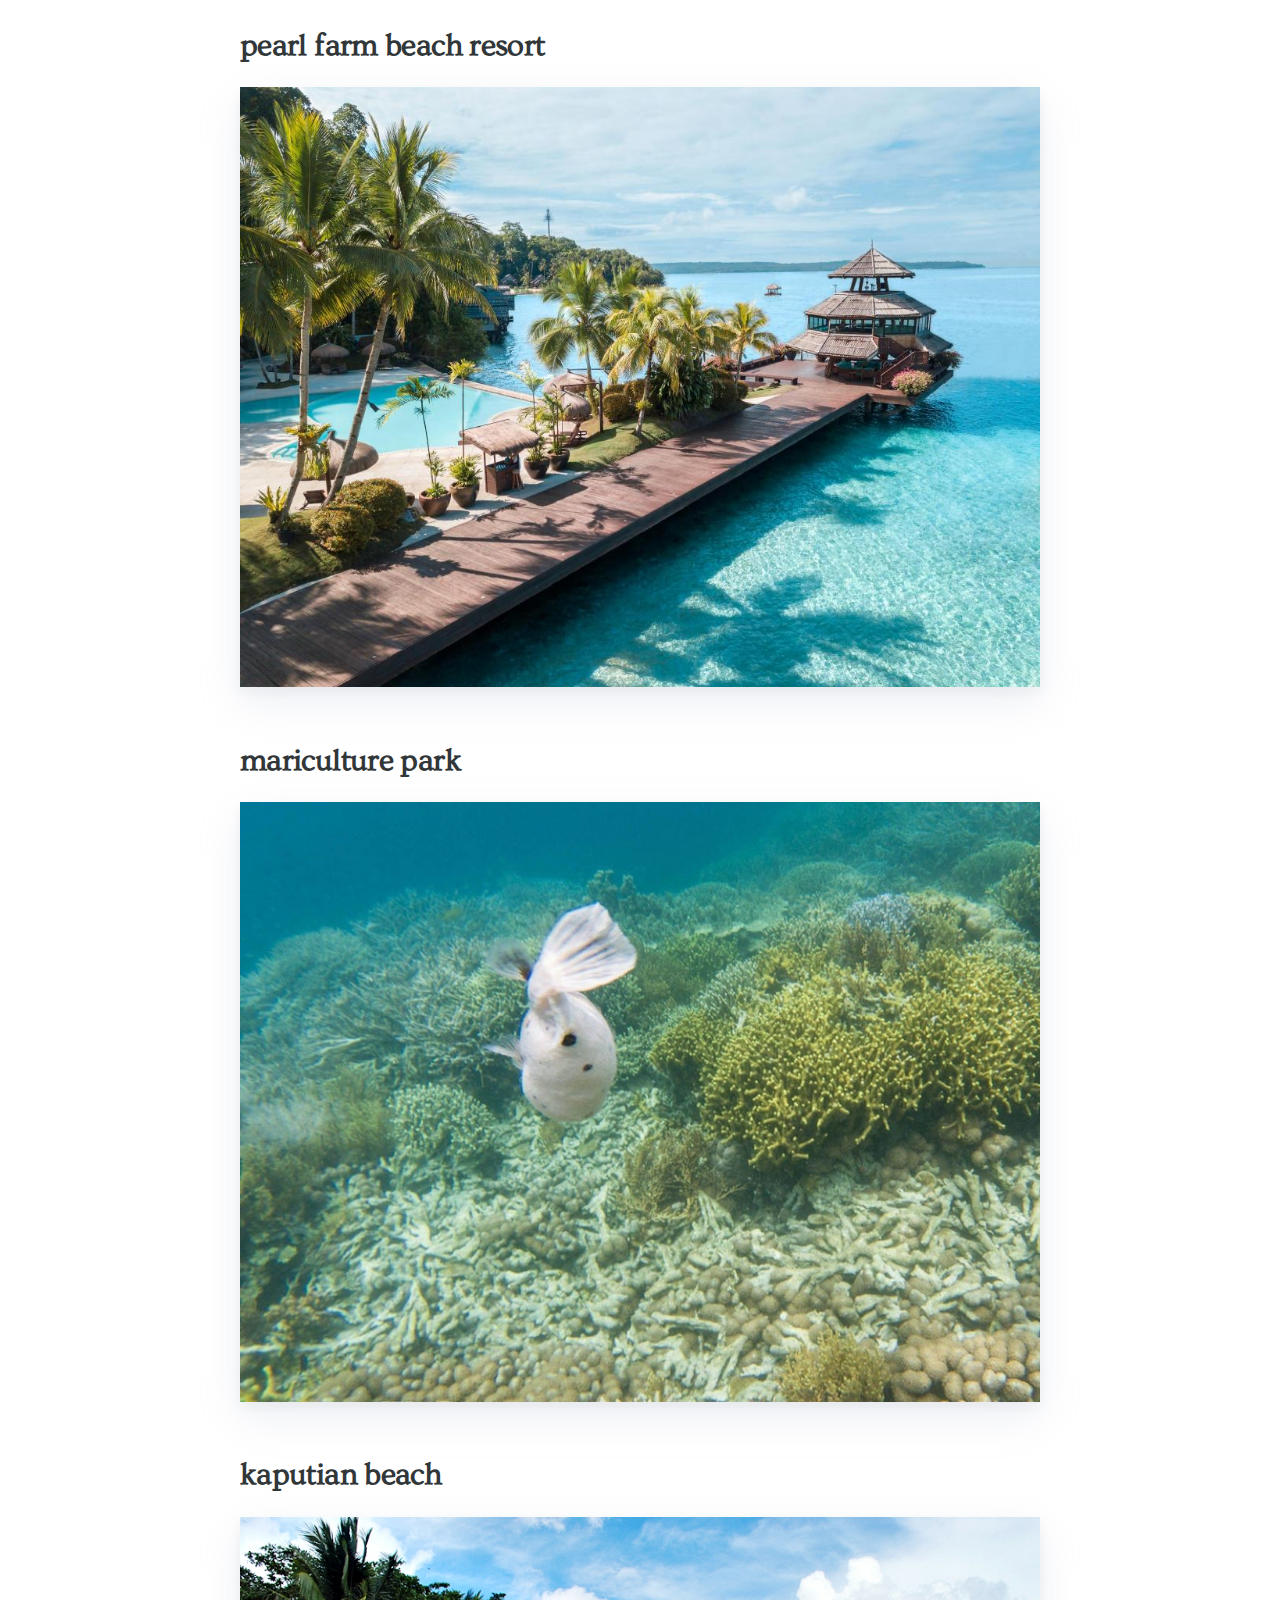
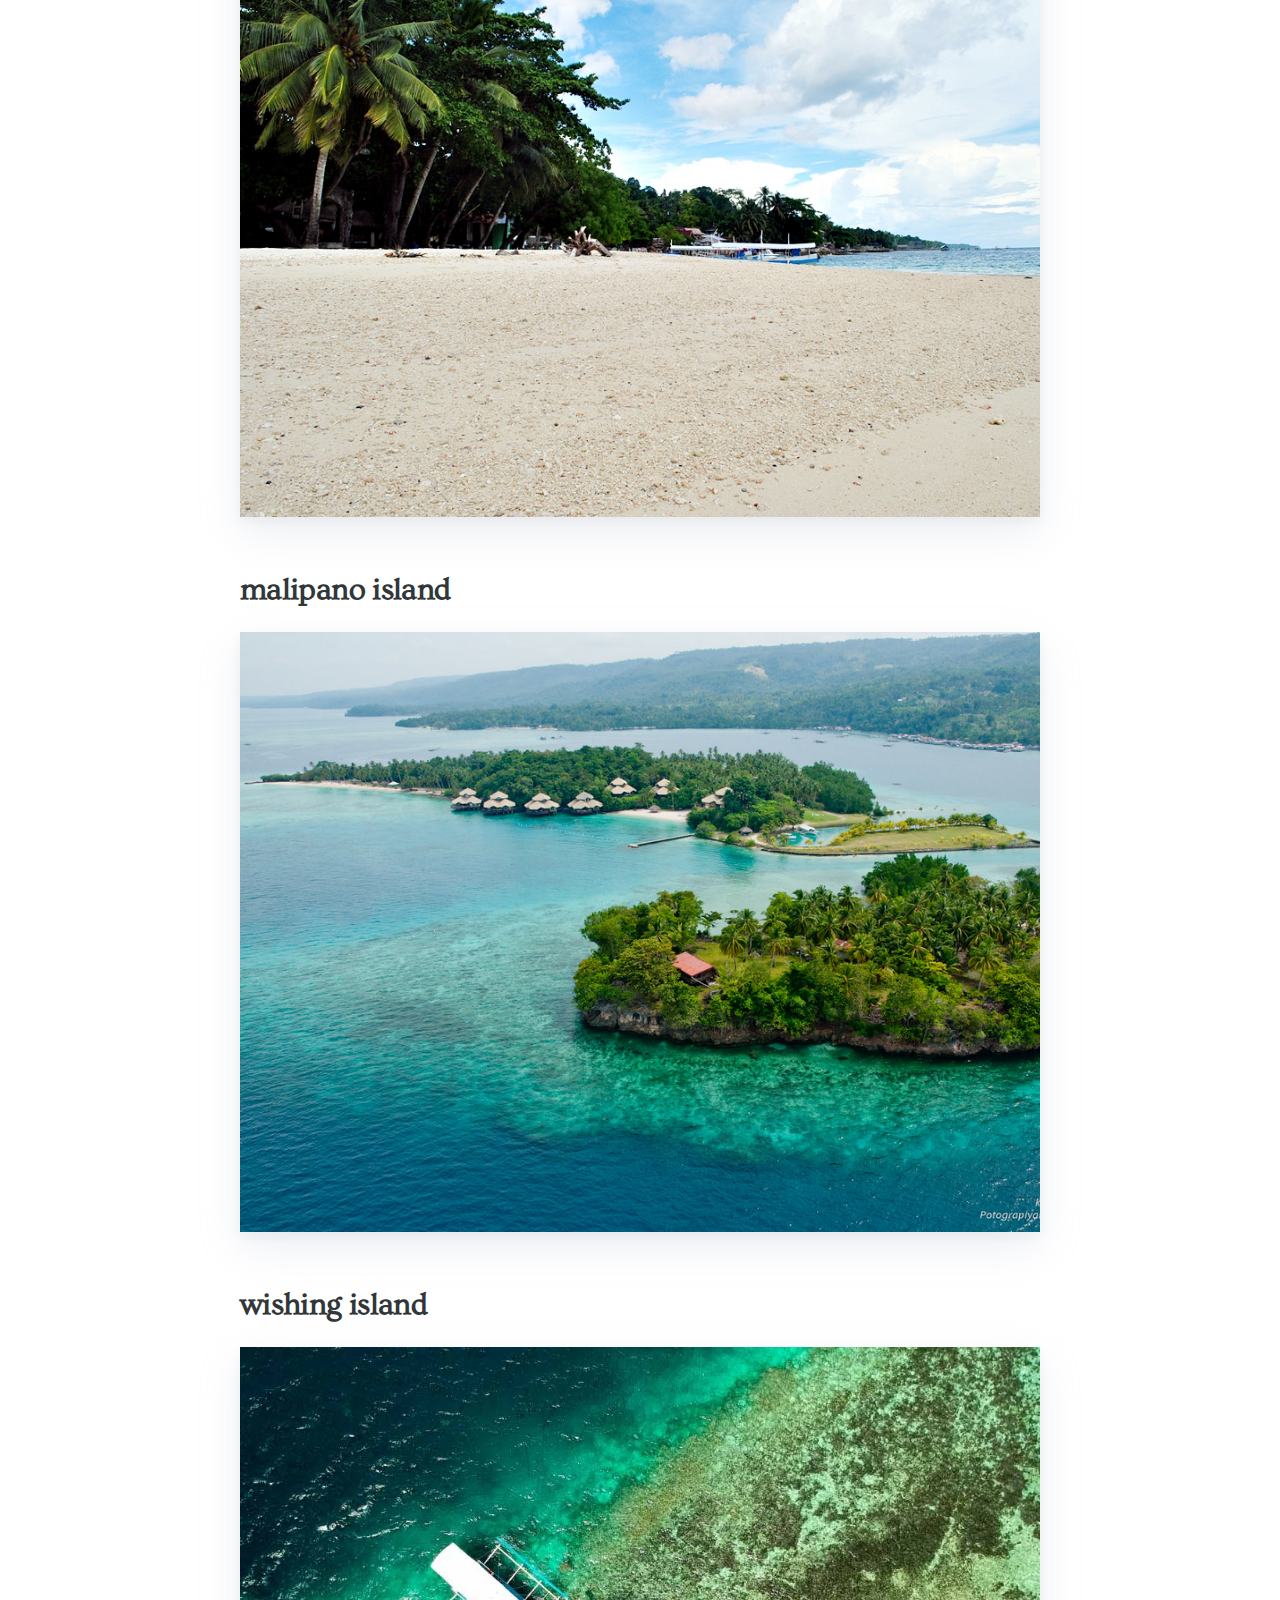
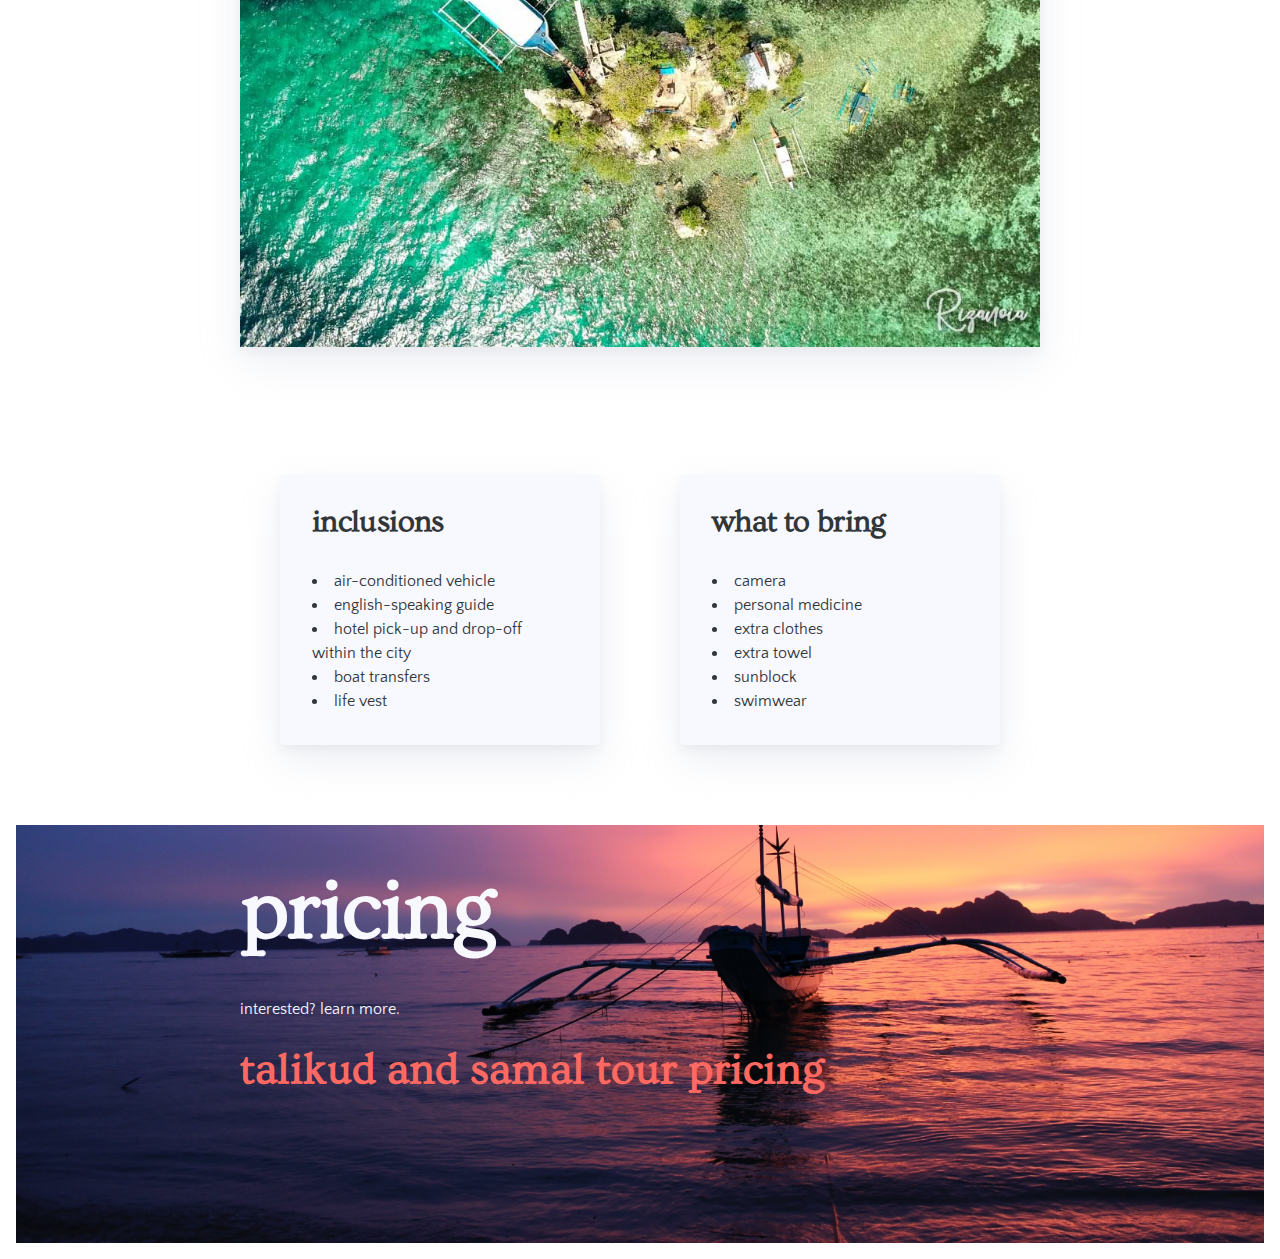
<file: the-seascape.html>
<!doctype html>
<html class="no-js" lang="en">

<head>
  <meta charset="utf-8">
  <title></title>
  <meta name="description" content="">
  <meta name="viewport" content="width=device-width, initial-scale=1">

  <meta property="og:title" content="">
  <meta property="og:type" content="">
  <meta property="og:url" content="">
  <meta property="og:image" content="">

  <!-- Place favicon.ico in the root directory -->
  <link rel="stylesheet" href="styles.css">
  <link href="https://fonts.googleapis.com/css?family=Ovo|Quattrocento+Sans" rel="stylesheet">

  <meta name="theme-color" content="#fafafa">
</head>

<body>

  <!-- Add your site or application content here -->
  <section class="seascape">
    <nav>
      <a href="./index.html">home</a>
      <a href="./packages.html">packages</a>
      <a href="./pricing.html">pricing</a>
      <a href="./contact.html">contact</a>
    </nav>
    <section class="seascape-header">
      <h1 class="seascape-header-title">the seascape</h1>
      <p>
        choose which island to be a part of your memories between talikud and samal.
      </p>      
    </section>
  </section>
  <section class="seascape-attractions">
    <h2>talikud island tour</h2>
    <p>
      go on a water adventure-filled day tour by joining this weekend only island hopping trip. enjoy the sun, sea, sand, and marine life of mindanao.
    </p>
    <h3>attractions</h3>
    <h4>coral garden</h4>
    <div class="seascape-attractions-img coral-garden"></div>
    <h4>angel's cove</h4>
    <div class="seascape-attractions-img angels-cove"></div>
    <h4>babu santa beach</h4>
    <div class="seascape-attractions-img babu"></div>

    <h2>samal island tour</h2>
    <p>
      soak up the tropical sun and visit beautiful beach locations by joining this island hopping tour.
    </p>
    <h3>attractions</h3>
    <h4>pearl farm beach resort</h4>
    <div class="seascape-attractions-img pearl-farm"></div>
    <h4>mariculture park</h4>
    <div class="seascape-attractions-img mariculture"></div>
    <h4>kaputian beach</h4>
    <div class="seascape-attractions-img kaputian"></div>
    <h4>malipano island</h4>
    <div class="seascape-attractions-img malipano"></div>
    <h4>wishing island</h4>
    <div class="seascape-attractions-img wishing"></div>
  </section>
  <section class="seascape-add-info">
    <div class="seascape-inclusions">
      <h3>inclusions</h3>
      <ul>
        <li>air-conditioned vehicle</li>
        <li>english-speaking guide</li>
        <li>hotel pick-up and drop-off within the city</li>
        <li>boat transfers</li>
        <li>life vest</li>
       </ul> 
    </div>
    <div class="seascape-to-bring">
      <h3>what to bring</h3>
      <ul>
        <li>camera</li>
        <li>personal medicine</li>
        <li>extra clothes</li>
        <li>extra towel</li>
        <li>sunblock</li>
        <li>swimwear</li>
      </ul>
    </div>
  </section>  
  <section class="seascape-pricing">
    <div class="seascape-pricing-copy">
      <h3 class="seascape-pricing-title">pricing</h3>
      <p>interested? learn more.</p>
      <a href="./pricing.html">talikud and samal tour pricing</a>
    </div>    
  </section>  
</body>

</html>
</file>
<file: styles.css>
html {
  width: 100%;
  height: 100vh;
  background: rgb(0, 0, 0, 0.1);
  font-size: 1em;
  background-color: #fff;
}
body {
  margin: 0;
  width: 100%;
  height: 100vh;
  line-height: 1.5;
  overflow-y: scroll;
  scroll-behavior: smooth;
  display: grid;
  justify-items: center;
  color: #313639;
}
h1,
h2,
h3,
h4,
h5 {
  font-family: "Ovo", serif;
  letter-spacing: -0.02em;
}
p {
  font-size: 1em;
  font-family: "Quattrocento Sans", sans-serif;
}
a {
  font-family: "Ovo", serif;
  font-weight: 700;
  text-decoration: none;
}
.home {
  width: 100%;
  height: 100vh;
  background-image: url("./images/davao.jpg");
  background-size: cover;
  box-sizing: border-box;
  border: 1em solid;
  border-color: #fff;
  display: flex;
  flex-direction: column;
  align-items: center;
}
.home-header {
  display: grid;
  justify-items: center;
}
.home-header a {
  color: #f8f8ff;
}
.home-title {
  line-height:0%;
  margin-top: 1em;
  padding-top: 1em;
  font-size: 5.38em;
}
nav {
  display: block;
  padding: 1em 0;
  text-align: center;
  width: auto;
  font-family: "Ovo", serif;
}
nav a {
  color: #f8f8ff;
  margin: 0 1em;
  text-decoration: none;
}

.why-image {
  width: 100%;
  height: 100%;
  background-image: url("./images/why.jpg");
  background-size: cover;
  box-sizing: border-box;
  border: 1em;
}
.learn-more {
  max-width: 60em;
  height: 100vh;
  display: flex;
  box-sizing: border-box;
  border: 1em solid;
  border-color: #fff;
  background-color:#fff;
}
.learn-more-1,
.learn-more-2 {
  flex: 50%;
  box-sizing: border-box;
  border: 1em solid;
  background-color:#fff;
  border-color: #fff;
}
.learn-more h2 {
  line-height: 0%;
  margin-top: 0.8em;
  padding-top: 0.8em;
}
.why-copy a {
  color: #ff6961;
}
mark.important {
  color:#313639;
  font-weight: 600;
  background: none;
}

.packages {
  width: 100%;
  height: 100vh;
  background-image: url("./images/packages.jpg");
  background-size: cover;
  box-sizing: border-box;
  border: 1em solid;
  border-color: #fff;
  display: flex;
  flex-direction: column;
  align-items: center;
}
.packages-header {
  width: 100%;
  color: #313639;
  display: flex;
  flex-direction: column;
  align-items: flex-start;
  justify-content: start;
}
.packages-header,
.packages-body {
  max-width: 50em;
}
.packages-title {
  font-size: 5.38em;
  font-weight: 700;
  line-height: 0em;
}
.packages-body {
  display: flex;
  justify-content: space-between;
  width: 100%;
  margin-top: 1em;
}
.card {
  width: 16em;
  height: 16em;
  background-color: rgb(248,248,255,0.5);
  border-radius: 0.2em;
}
.card a {
  text-decoration: none;
  color: #313639;
}
.card-image {
  background-size: cover;
  height: 8em;
}
.city-img {
  background-image: url("./images/the-city.jpg");
}
.outdoors-img {
  background-image: url("./images/the-outdoors.jpg");
}
.seascape-img {
  background-image: url("./images/the-seascape.jpg");
}
.card-article {
  box-sizing: border-box;
  margin: 0.3em 0.3em;
  font-family: "Quattrocento Sans", sans-serif;
  font-weight: 500;
}
.card-header {
  display: grid;
  place-items: center;
  font-family: "Ovo", serif;
  font-weight: 700;
}
.card {
  box-shadow: 0 5px 10px rgba(58, 58, 59, 0.05), 0 15px 40px rgba(166,173,201,.2);
}
.city {
  width: 100%;
  min-height: 25em;
  height: 50vh;
  background-image: url("./images/the-city-header.jpg");
  background-size: cover;
  box-sizing: border-box;
  border: 1em solid;
  border-color: #fff;
  display: flex;
  flex-direction: column;
  align-items: center;
}
.city-header {
  width: 100%;
  max-width: 50em;
  color: #f8f8ff;
}
.city-header-title {
  font-size: 5.38em;
  font-weight: 700;
  line-height: 0em;
}
.city-attractions {
  width: 100%;
  max-width: 50em;
}
.city-attractions h2 {
  font-size: 3.84em;
  font-weight: 700;
  line-height: 0em;
}
.city-attractions h3 {
  font-size: 2.74em;
  font-weight: 700;
  line-height: 0em;
  padding-top: 1em;
}
.lon-wa {
  background-image: url("./images/city/lon-wa.jpg");
}
.museo-davao {
  background-image: url("./images/city/museo-davao.png")
}
.jacks-resort {
  background-image: url("./images/city/jacks-ridge-resort.jpg")
}
.gap-farm {
  background-image: url("./images/city/gap-farm.jpg")
}
.san-pedro {
  background-image: url("./images/city/san-pedro-cathedral.JPG");
}
.cacao-city {
  background-image: url("./images/city/cacao-city.jpg")
}
.kadayawan-village {
  background-image: url("./images/city/kadayawan-village.jpg");
}
.orchid-farm {
  background-image: url("./images/city/orchid-farm.jpg");
}
.fruit-stand {
  background-image: url("./images/city/magsaysay-fruitstand.jpg");
}
.city-attractions-img {
  background-size: cover;
  width: 800px;
  height: 600px;
  box-shadow: 0 5px 10px rgba(58, 58, 59, 0.05), 0 15px 40px rgba(166,173,201,.2);
}
.city-add-info {
  display: flex;
  justify-content: space-around;
  width: 50em;
  margin-top: 8em;
}
.city-inclusions,
.city-to-bring {
  width: 16em;
  display: flex;
  flex-direction: column;
  align-items: start;
  padding: 1em 2em;
  background-color: #f8f8ff;
  box-shadow: 0 5px 10px rgba(58, 58, 59, 0.05), 0 15px 40px rgba(166,173,201,.2);
  border-radius: 0.2em;
}
.city-inclusions ul,
.city-to-bring ul {
  padding-left: 0;
}
.city-inclusions ul li,
.city-to-bring ul li {
  list-style-position: inside;
  font-family: "Quattrocento Sans", sans-serif;
  font-weight: 500;
}
.city-inclusions h3,
.city-to-bring h3 {
  font-size: 1.96em;
  font-weight: 700;
  line-height: 0%;
}
.city-pricing {
  width: 100%;
  min-height: 25em;
  height: 50vh;
  background-image: url("./images/the-city-header.jpg");
  background-size: cover;
  background-position: bottom;
  box-sizing: border-box;
  border: 1em solid;
  border-color: #fff;
  display: flex;
  flex-direction: column;
  align-items: center;
  margin-top: 4em;
}
.city-pricing-copy {
  width: 100%;
  max-width: 50em;
  color: #f8f8ff;
}
.city-pricing-title {
  font-size: 5.38em;
  font-weight: 700;
  line-height: 0em;
}
.city-pricing-copy a {
  text-decoration: none;
  color:#ff6961;
  font-weight: 700;
  font-size: 2.74em;
}
.outdoors {
  width: 100%;
  min-height: 25em;
  height: 50vh;
  background-image: linear-gradient(rgba(19,21,22,0.5),rgba(19,21,22,0.5)),url("./images/the-outdoors-header.jpg");
  background-size: cover;
  box-sizing: border-box;
  border: 1em solid;
  border-color: #fff;
  display: flex;
  flex-direction: column;
  align-items: center;
}
.outdoors-header {
  width: 100%;
  max-width: 50em;
  color: #f8f8ff;
}
.outdoors-header-title {
  font-size: 5.38em;
  font-weight: 700;
  line-height: 0em;
}
.outdoors-attractions {
  width: 100%;
  max-width: 50em;
}
.outdoors-attractions h2 {
  font-size: 3.84em;
  font-weight: 700;
  line-height: 0em;
  padding-top: 1em;
}
.outdoors-attractions h3 {
  font-size: 2.74em;
  font-weight: 700;
  line-height: 0em;
  padding-top: 1em;
}
.outdoors-attractions h4 {
  font-size: 1.96em;
  font-weight: 700;
  line-height: 0em;
  padding-top: 1em;
}

.dbone {
  background-image: url("./images/outdoors/wildlife/dbone.jpg");
}
.crocodile-park {
  background-image: url("./images/outdoors/wildlife/crocodile-park.jpg")
}
.davao-butterfly-house {
  background-image: url("./images/outdoors/wildlife/davao-butterfly-house.jpg")
}
.tribu{
  background-image: url("./images/outdoors/wildlife/tribu.jpeg")
}
.eden {
  background-image: url("./images/outdoors/nature/eden.jpg")
}
.eagle-center {
  background-image: url("./images/outdoors/nature/eagle-center.jpg")
}
.malagos{
  background-image: url("./images/outdoors/nature/malagos.jpg")
}
.outdoors-attractions-img {
  background-size: cover;
  width: 800px;
  height: 600px;
  box-shadow: 0 5px 10px rgba(58, 58, 59, 0.05), 0 15px 40px rgba(166,173,201,.2);
}
.outdoors-add-info {
  display: flex;
  justify-content: space-around;
  width: 50em;
  margin-top: 8em;
}
.outdoors-inclusions,
.outdoors-to-bring {
  width: 16em;
  display: flex;
  flex-direction: column;
  align-items: start;
  padding: 1em 2em;
  background-color: #f8f8ff;
  box-shadow: 0 5px 10px rgba(58, 58, 59, 0.05), 0 15px 40px rgba(166,173,201,.2);
  border-radius: 0.2em;
}
.outdoors-inclusions ul,
.outdoors-to-bring ul {
  padding-left: 0;
}
.outdoors-inclusions ul li,
.outdoors-to-bring ul li {
  list-style-position: inside;
  font-family: "Quattrocento Sans", sans-serif;
  font-weight: 500;
}
.outdoors-inclusions h3,
.outdoors-to-bring h3 {
  font-size: 1.96em;
  font-weight: 700;
  line-height: 0%;
}
.outdoors-pricing {
  width: 100%;
  min-height: 25em;
  height: 50vh;
  background-image: linear-gradient(rgba(19,21,22,0.5),rgba(19,21,22,0.5)),url("./images/the-outdoors-header.jpg");
  background-size: cover;
  background-position: bottom;
  box-sizing: border-box;
  border: 1em solid;
  border-color: #fff;
  display: flex;
  flex-direction: column;
  align-items: center;
  margin-top: 4em;
}
.outdoors-pricing-copy {
  width: 100%;
  max-width: 50em;
  color: #f8f8ff;
}
.outdoors-pricing-title {
  font-size: 5.38em;
  font-weight: 700;
  line-height: 0em;
}
.outdoors-pricing-copy a {
  text-decoration: none;
  color:#ff6961;
  font-weight: 700;
  font-size: 2.74em;
}
.seascape {
  width: 100%;
  min-height: 25em;
  height: 50vh;
  background-image: url("./images/the-seascape-header.jpg");
  background-size: cover;
  box-sizing: border-box;
  border: 1em solid;
  border-color: #fff;
  display: flex;
  flex-direction: column;
  align-items: center;
}
.seascape-header {
  width: 100%;
  max-width: 50em;
  color: #f8f8ff;
}
.seascape-header-title {
  font-size: 5.38em;
  font-weight: 700;
  line-height: 0em;
}
.seascape-attractions {
  width: 100%;
  max-width: 50em;
}
.seascape-attractions h2 {
  font-size: 3.84em;
  font-weight: 700;
  line-height: 0em;
  padding-top: 1em;
}
.seascape-attractions h3 {
  font-size: 2.74em;
  font-weight: 700;
  line-height: 0em;
  padding-top: 1em;
}
.seascape-attractions h4 {
  font-size: 1.96em;
  font-weight: 700;
  line-height: 0em;
  padding-top: 1em;
}

.coral-garden {
  background-image: url("./images/seascape/talikud/coral-garden.jpg");
}
.angels-cove {
  background-image: url("./images/seascape/talikud/angels-cove.jpg")
}
.babu {
  background-image: url("./images/seascape/talikud/babu.jpg")
}
.pearl-farm{
  background-image: url("./images/seascape/samal/pearl-farm.jpg")
}
.mariculture {
  background-image: url("./images/seascape/samal/mariculture.jpg")
}
.kaputian {
  background-image: url("./images/seascape/samal/kaputian.JPG")
}
.malipano{
  background-image: url("./images/seascape/samal/malipano.jpg")
}
.wishing{
  background-image: url("./images/seascape/samal/wishing-island.jpg")
}
.seascape-attractions-img {
  background-size: cover;
  width: 800px;
  height: 600px;
  box-shadow: 0 5px 10px rgba(58, 58, 59, 0.05), 0 15px 40px rgba(166,173,201,.2);
}
.seascape-add-info {
  display: flex;
  justify-content: space-around;
  width: 50em;
  margin-top: 8em;
}
.seascape-inclusions,
.seascape-to-bring {
  width: 16em;
  display: flex;
  flex-direction: column;
  align-items: start;
  padding: 1em 2em;
  background-color: #f8f8ff;
  box-shadow: 0 5px 10px rgba(58, 58, 59, 0.05), 0 15px 40px rgba(166,173,201,.2);
  border-radius: 0.2em;
}
.seascape-inclusions ul,
.seascape-to-bring ul {
  padding-left: 0;
}
.seascape-inclusions ul li,
.seascape-to-bring ul li {
  list-style-position: inside;
  font-family: "Quattrocento Sans", sans-serif;
  font-weight: 500;
}
.seascape-inclusions h3,
.seascape-to-bring h3 {
  font-size: 1.96em;
  font-weight: 700;
  line-height: 0%;
}
.seascape-pricing {
  width: 100%;
  min-height: 25em;
  height: 50vh;
  background-image: url("./images/the-seascape-header.jpg");
  background-size: cover;
  background-position: bottom;
  box-sizing: border-box;
  border: 1em solid;
  border-color: #fff;
  display: flex;
  flex-direction: column;
  align-items: center;
  margin-top: 4em;
}
.seascape-pricing-copy {
  width: 100%;
  max-width: 50em;
  color: #f8f8ff;
}
.seascape-pricing-title {
  font-size: 5.38em;
  font-weight: 700;
  line-height: 0em;
}
.seascape-pricing-copy a {
  text-decoration: none;
  color:#ff6961;
  font-weight: 700;
  font-size: 2.74em;
}
.pricing {
  width: 100%;
  height: 100vh;
  background-image: linear-gradient(rgba(19,21,22,0.5),rgba(19,21,22,0.5)),url("./images/pricing.jpg");
  background-position: bottom;
  background-size: cover;
  box-sizing: border-box;
  border: 1em solid;
  border-color: #fff;
  color:#f8f8ff;
  display: flex;
  flex-direction: column;
  align-items: center;
}
.pricing-header {
  width: 100%;
  display: flex;
  flex-direction: column;
  align-items: flex-start;
  justify-content: start;
}
.pricing-header,
.pricing-body {
  max-width: 50em;
}
.pricing-title {
  font-size: 5.38em;
  font-weight: 700;
  line-height: 0em;
}
.pricing-body {
  display: flex;
  justify-content: space-between;
  color: #fff;
  width: 100%;
  margin-top: 1em;
}
.pricing-card {
  width: 14em;
  height: 14em;
  background-color: rgb(21,27,31,0.8);
  border-radius: 0.2em;
  box-shadow: 0 5px 10px rgba(58, 58, 59, 0.05), 0 15px 40px rgba(166,173,201,.2);
  padding: 0.5em 1em;
}
.pricing-card a {
  text-decoration: none;
  color: #313639;
}
.pricing-card-header {
  font-weight: 700;
  font-size: 1.4em;
}
.pricing-card-header a {
  text-decoration: none;
  color: #ff6961;
}
.tour-header {
  font-size: 1.4em;
  line-height: 0em;
}
.pricing-call-to-action {
  width: 100%;
  max-width: 50em;
  display: flex;
  flex-direction: column;
  align-items: flex-start;
}
.pricing-call-to-action p {
  font-size: 1.96em;
  font-weight: 700;
  line-height: 0em;
}
.pricing-call-to-action p a {
  color: #ff6961;
}
.contact {
  width: 100%;
  height: 100vh;
  background-image: linear-gradient(rgba(19,21,22,0.5),rgba(19,21,22,0.5)),url("./images/contact.jpg");
  background-position: bottom;
  background-size: cover;
  box-sizing: border-box;
  border: 1em solid;
  border-color: #fff;
  color:#f8f8ff;
  display: flex;
  flex-direction: column;
  align-items: center;
}
.contact-header,
.contact-body {
  width: 100%;
  max-width: 50em;
  display: flex;
  flex-direction: column;
  align-items: flex-start;
  justify-content: start;
}
.contact-header h1 {
  font-size: 5.38em;
  font-weight: 700;
  line-height: 0em;
}
.contact-body h2 {
  font-size: 2.74;
  font-weight: 700;
  line-height: 0em;
}
@media only screen and (max-width: 1007px) {
  .learn-more {
    display:flex;
    flex-direction: column;
    align-items: center;
    margin: 1em;
  }
  .learn-more-1,
  .learn-more-2 {
    width: 100%;
  }
  .learn-more-1 {
    min-height: 15em;
  }
  .packages {
    height: 100%;
  }
  .packages {
    display: flex;
    flex-direction: column;
    align-items: center;
    width: 100%;
  }
  .packages-header {
    display: flex;
    flex-direction: column;
    align-items: flex-start;
    width: 80%;
  }
  .packages-body {
    display: flex;
    flex-direction: column;
    align-items: center;
    width: 100%;
  }
  .card {
    width: 50%;
    height: auto;
    margin: 1em;
  }
  .pricing {
    height: 100%;
  }
  .pricing {
    display: flex;
    flex-direction: column;
    align-items: center;
    width: 100%;
  }
  .pricing-header {
    display: flex;
    flex-direction: column;
    align-items: flex-start;
    width: 80%;
  }
  .pricing-body {
    display: flex;
    flex-direction: column;
    align-items: center;
    width: 100%;
  }
  .pricing-card {
    width: 50%;
    height: auto;
    margin: 1em;
  }
  .pricing-call-to-action{
    display: block;
    width: 80%;
    height: 10em;
  }
  .pricing-call-to-action p{
    font-size: 1.4em;
    line-height: normal;
  }
  .contact {
    display: flex;
    flex-direction: column;
    align-items: center;
    width: 100%;
  }
  .contact-header {
    display: flex;
    flex-direction: column;
    align-items: flex-start;
    width: 80%;
  }
  .contact-body {
    display: flex;
    flex-direction: column;
    align-items: flex-start;
    width: 80%;
  }
  .city {
    height: 60vh;
  }
  .city,
  .city-attractions,
  .city-add-info,
  .city-pricing {
    display: flex;
    flex-direction: column;
    align-items: center;
    width: 100vw;
  }
  .city-header {
    width: 80%;
  }
  .city-header-title {
    font-size: 3.84em;
    line-height: 0.8;
  }
  .city-attractions-img {
    width: 80%;
  }
  .city-attractions h2 {
    font-size: 2.74em;
    line-height: 0.5;
  }
  .city-attractions h3 {
    font-size: 1.96em;
    width: 80%;
    line-height: 1;
  }
  .city-pricing-copy {
    width: 80%;
  }
  .city-inclusions,
  .city-to-bring {
    margin: 1em;
  }
  .outdoors {
    height: 60vh;
  }
  .outdoors,
  .outdoors-attractions,
  .outdoors-add-info,
  .outdoors-pricing {
    display: flex;
    flex-direction: column;
    align-items: center;
    width: 100vw;
  }
  .outdoors-header {
    width: 80%;
  }
  .outdoors-attractions p {
    width: 80%;
  }
  .outdoors-header-title {
    font-size: 3.84em;
    line-height: 0.8;
  }
  .outdoors-attractions-img {
    width: 80%;
  }
  .outdoors-attractions h2 {
    font-size: 2.74em;
    line-height: 0.5;
  }
  .outdoors-attractions h3 {
    font-size: 1.96em;
    width: 80%;
    line-height: 1;
  }
  .outdoors-attractions h4 {
    font-size: 1.4em;
    width: 80%;
    line-height: 1;
  }
  .outdoors-pricing-copy {
    width: 80%;
  }
  .outdoors-inclusions,
  .outdoors-to-bring {
    margin: 1em;
  }
  .seascape {
    height: 60vh;
  }
  .seascape,
  .seascape-attractions,
  .seascape-add-info,
  .seascape-pricing {
    display: flex;
    flex-direction: column;
    align-items: center;
    width: 100vw;
  }
  .seascape-header {
    width: 80%;
  }
  .seascape-attractions p {
    width: 80%;
  }
  .seascape-attractions h2 {
    width: 80%;
    line-height: 1.2;
  }
  .seascape-header-title {
    font-size: 3.84em;
    line-height: 0.8;
  }
  .seascape-attractions-img {
    width: 80%;
  }
  .seascape-attractions h2 {
    font-size: 2.74em;
    line-height: 0.5;
  }
  .seascape-attractions h3 {
    font-size: 1.96em;
    width: 80%;
    line-height: 1;
  }
  .seascape-attractions h4 {
    font-size: 1.4em;
    width: 80%;
    line-height: 1;
  }
  .seascape-pricing-copy {
    width: 80%;
  }
  .seascape-inclusions,
  .seascape-to-bring {
    margin: 1em;
  }
}
@media only screen and (max-width: 600px) {
  .home nav,
  .packages nav {
    font-size: 0.9em;
  }
  .packages-title {
    font-size: 3.84em;
  }
  .card {
    width: 90%;
    margin: 1em;
  }
  .pricing nav {
    font-size: 0.9em;
  }
  .pricing-title {
    font-size: 3.84em;
  }
  .pricing-card {
    width: 80%;
    margin: 1em;
  }
  .contact nav {
    font-size: 0.9em;
  }
  .contact-header h1 {
    font-size: 3.84em;
    line-height: 1;
  }
  .city nav {
    font-size: 0.9em;
  }
  .city-attractions-img {
    height: 80vw;
  }
  .city-pricing-title {
    font-size: 3.84em;
  }
  .outdoors nav {
    font-size: 0.9em;
  }
  .outdoors-attractions-img {
    height: 80vw;
  }
  .outdoors-pricing-title {
    font-size: 3.84em;
  }
  .seascape nav {
    font-size: 0.9em;
  }
  .seascape-attractions-img {
    height: 80vw;
  }
  .seascape-pricing-title {
    font-size: 3.84em;
  }
}
</file>
